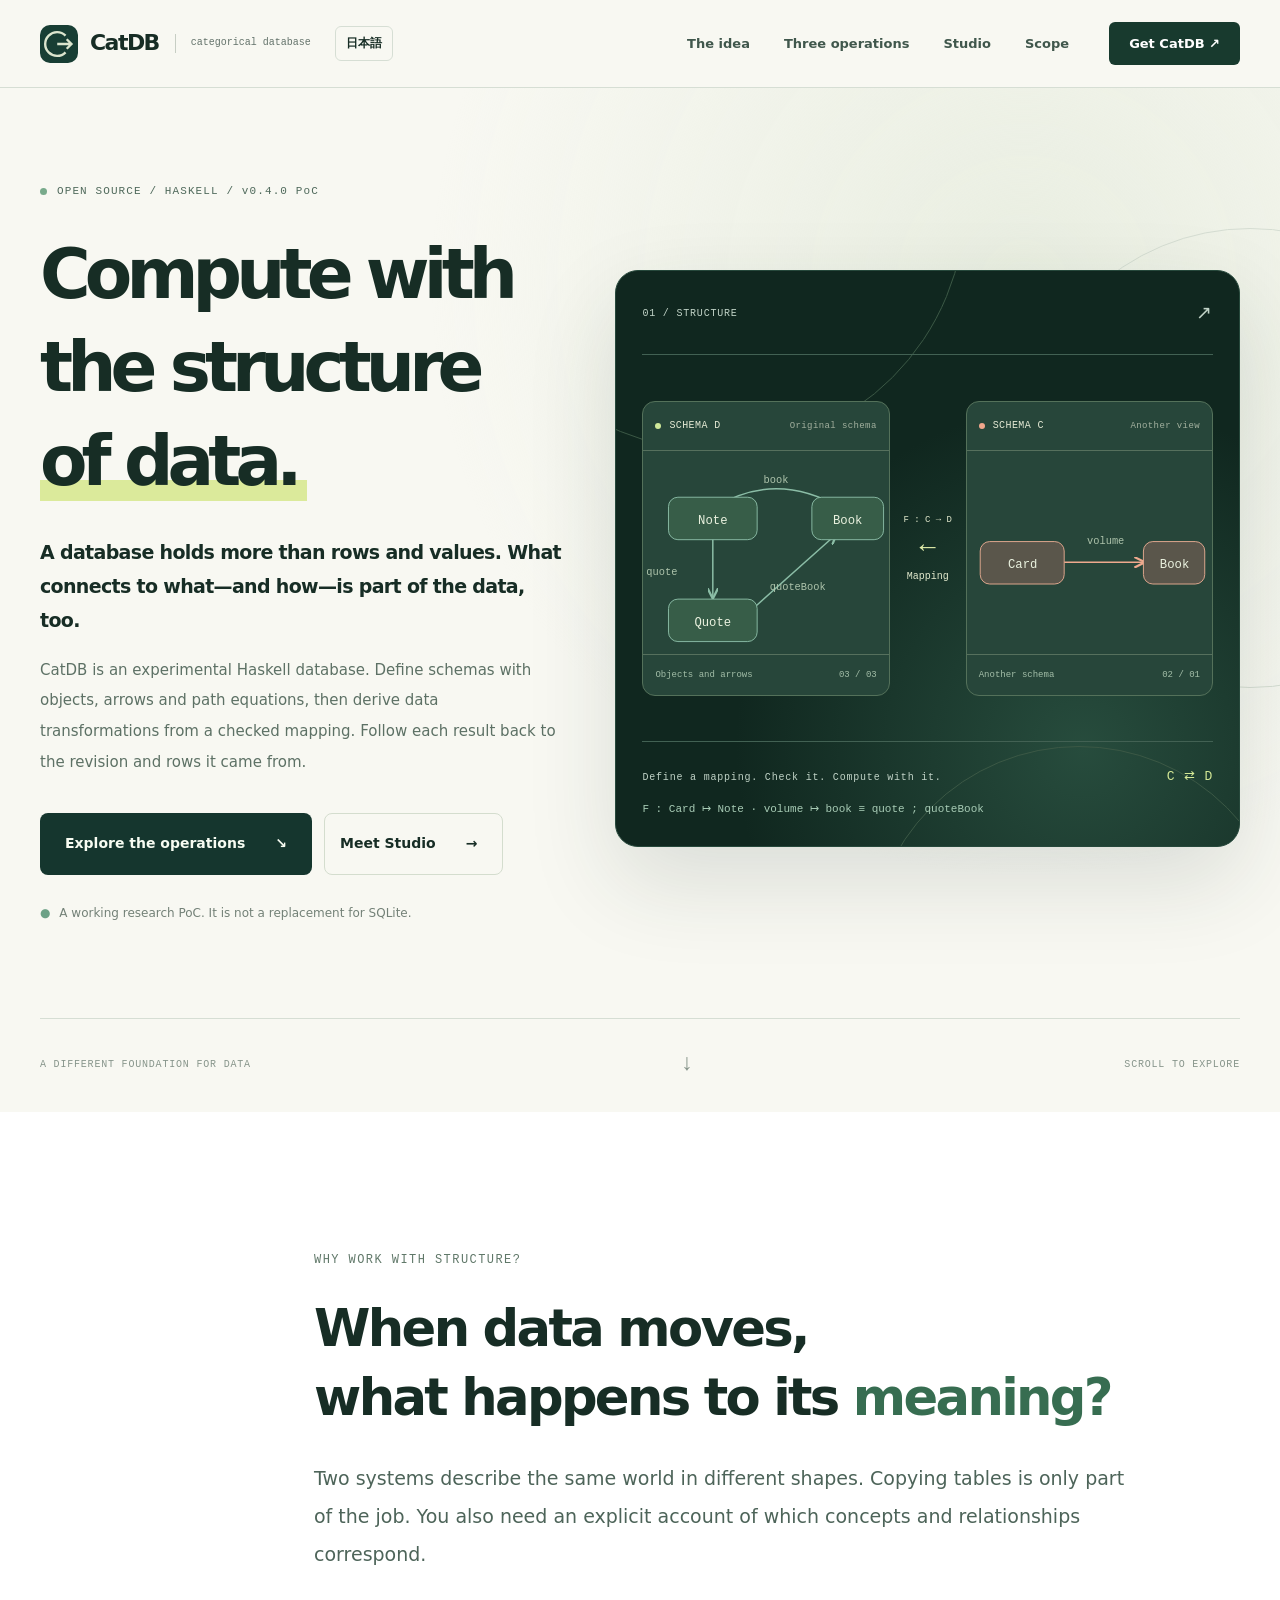
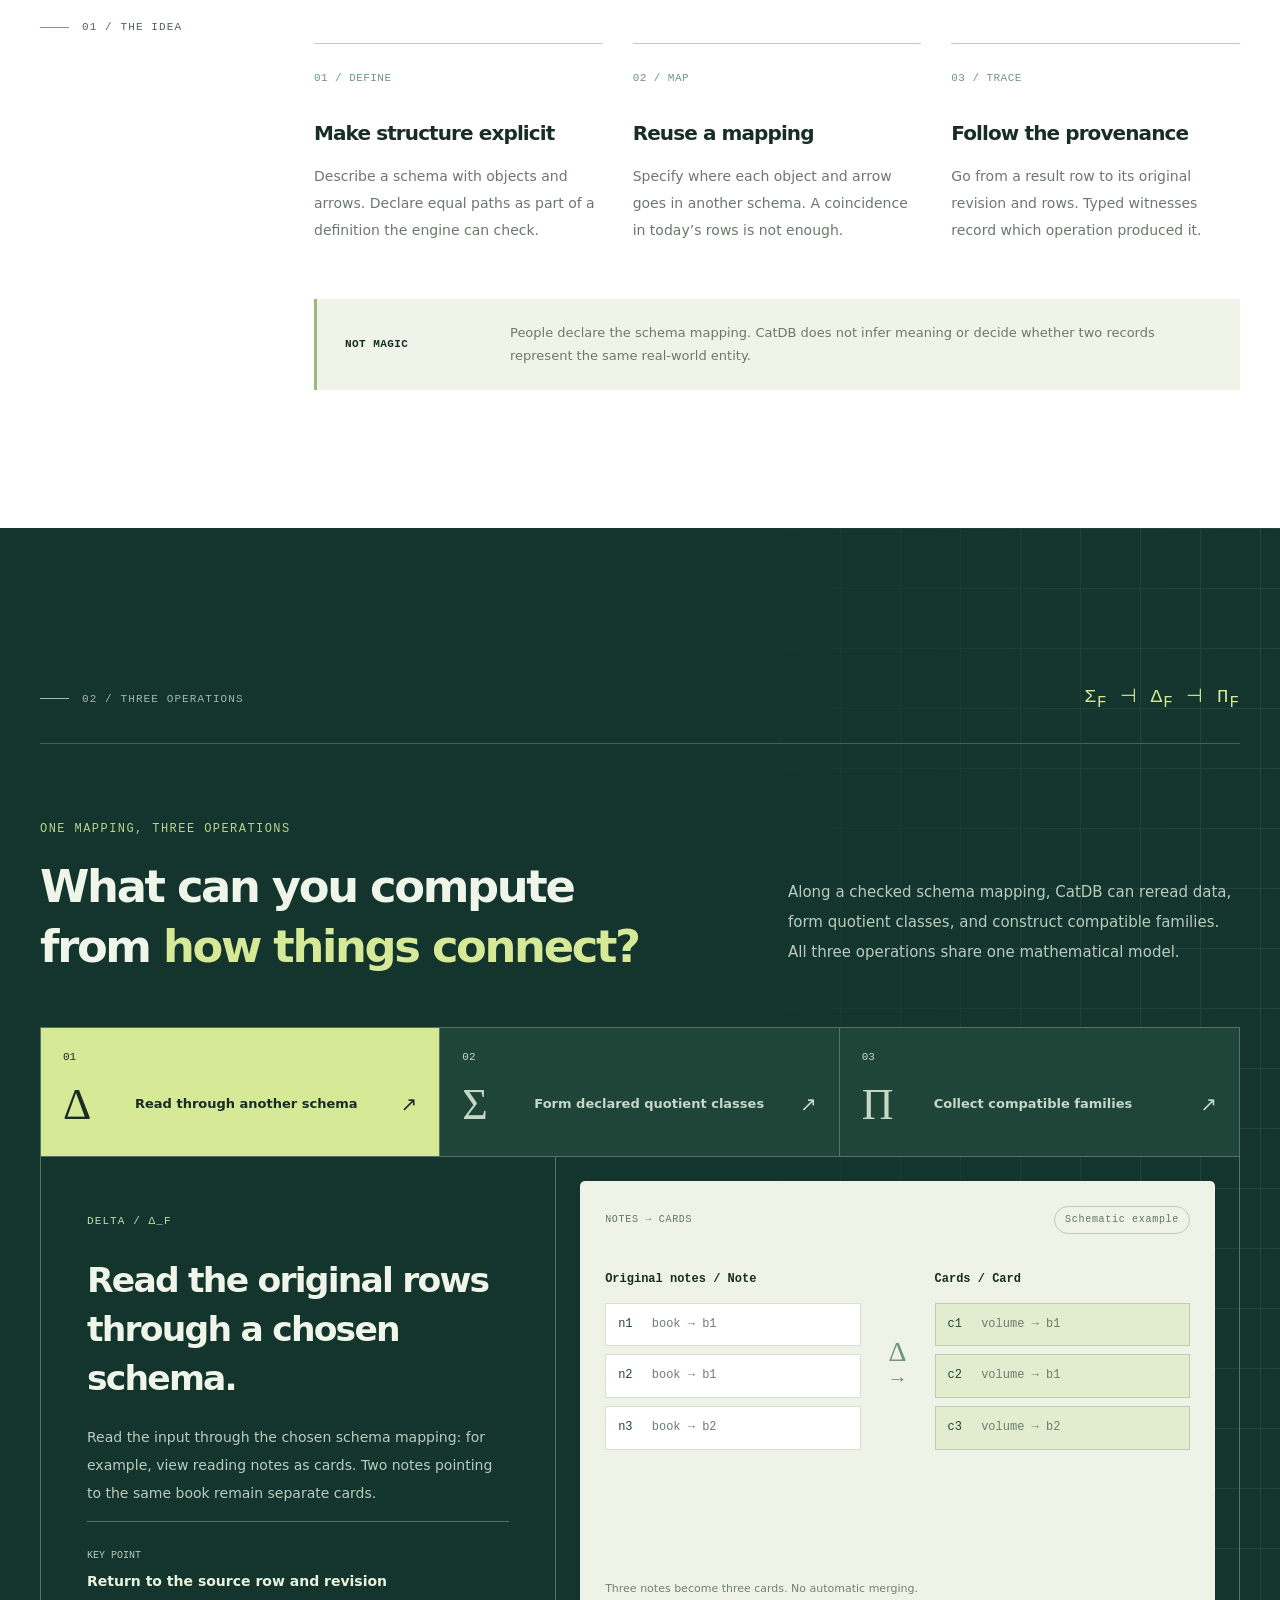
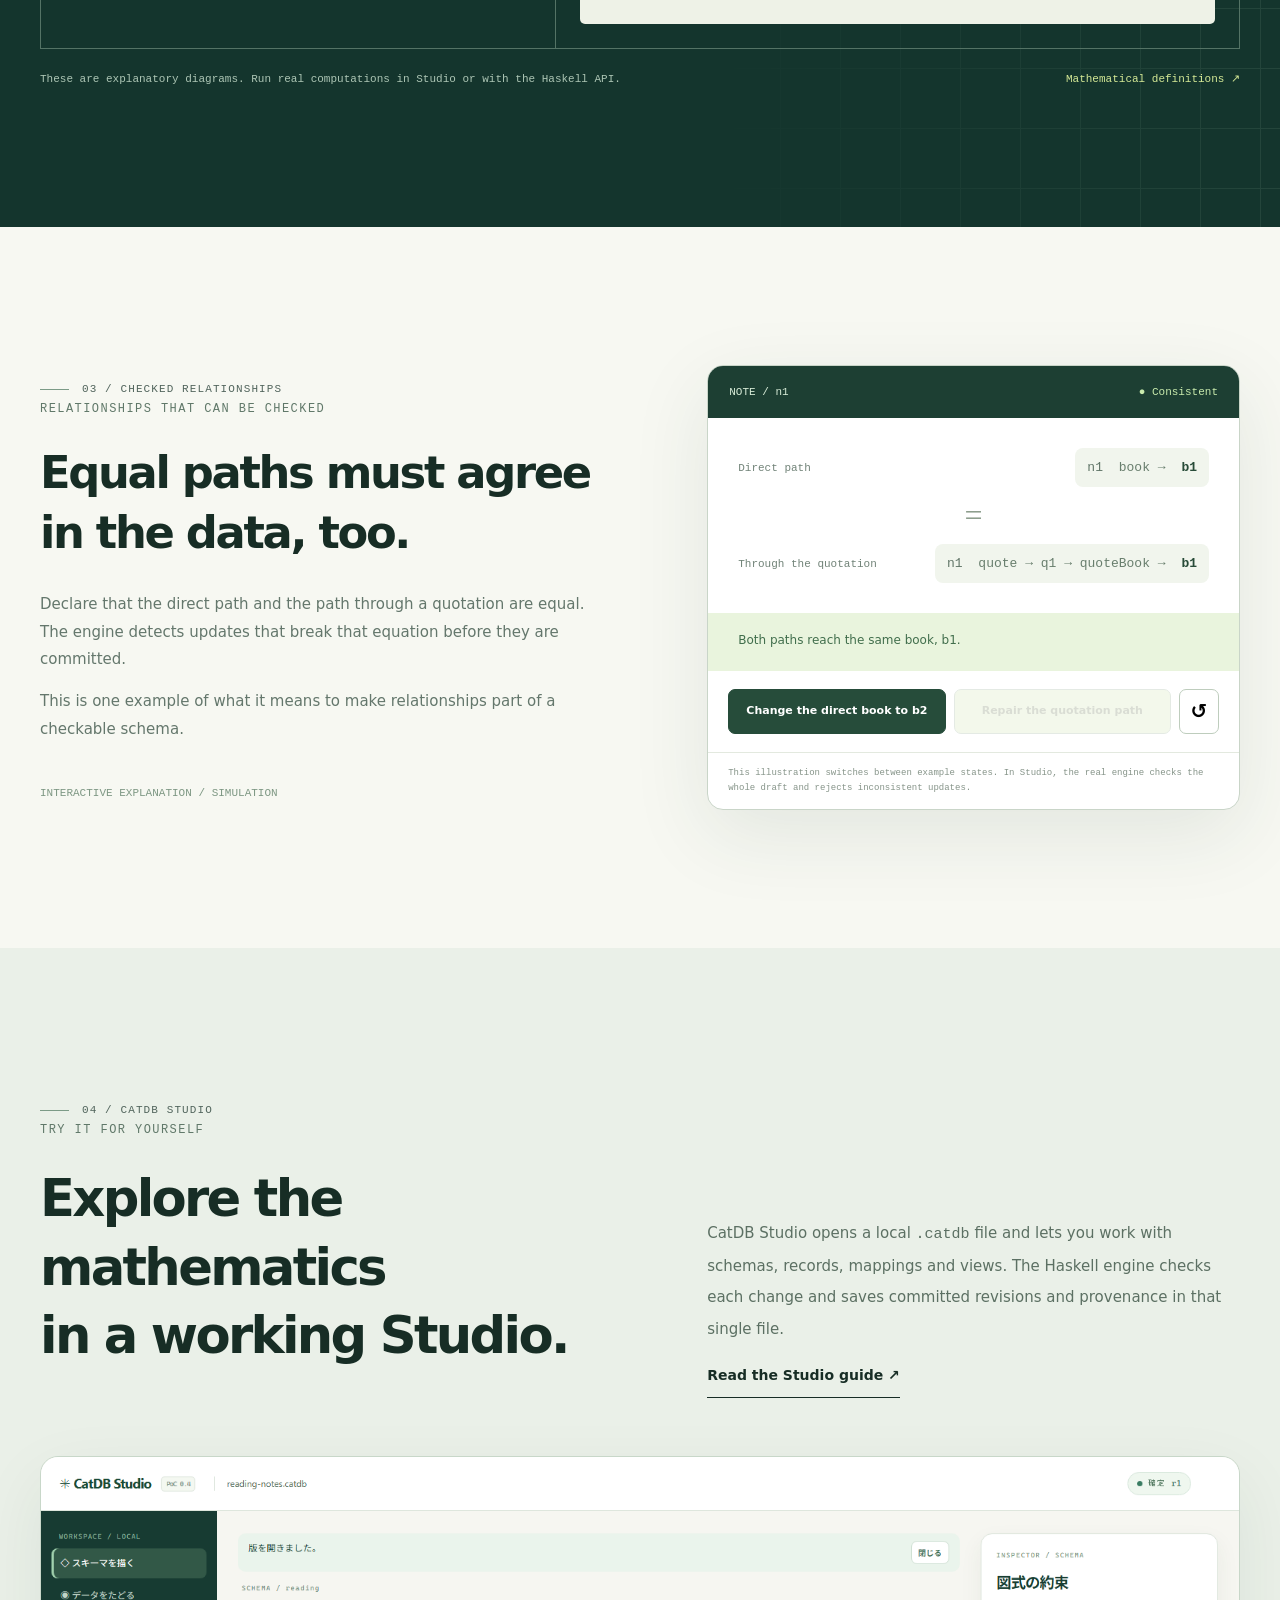
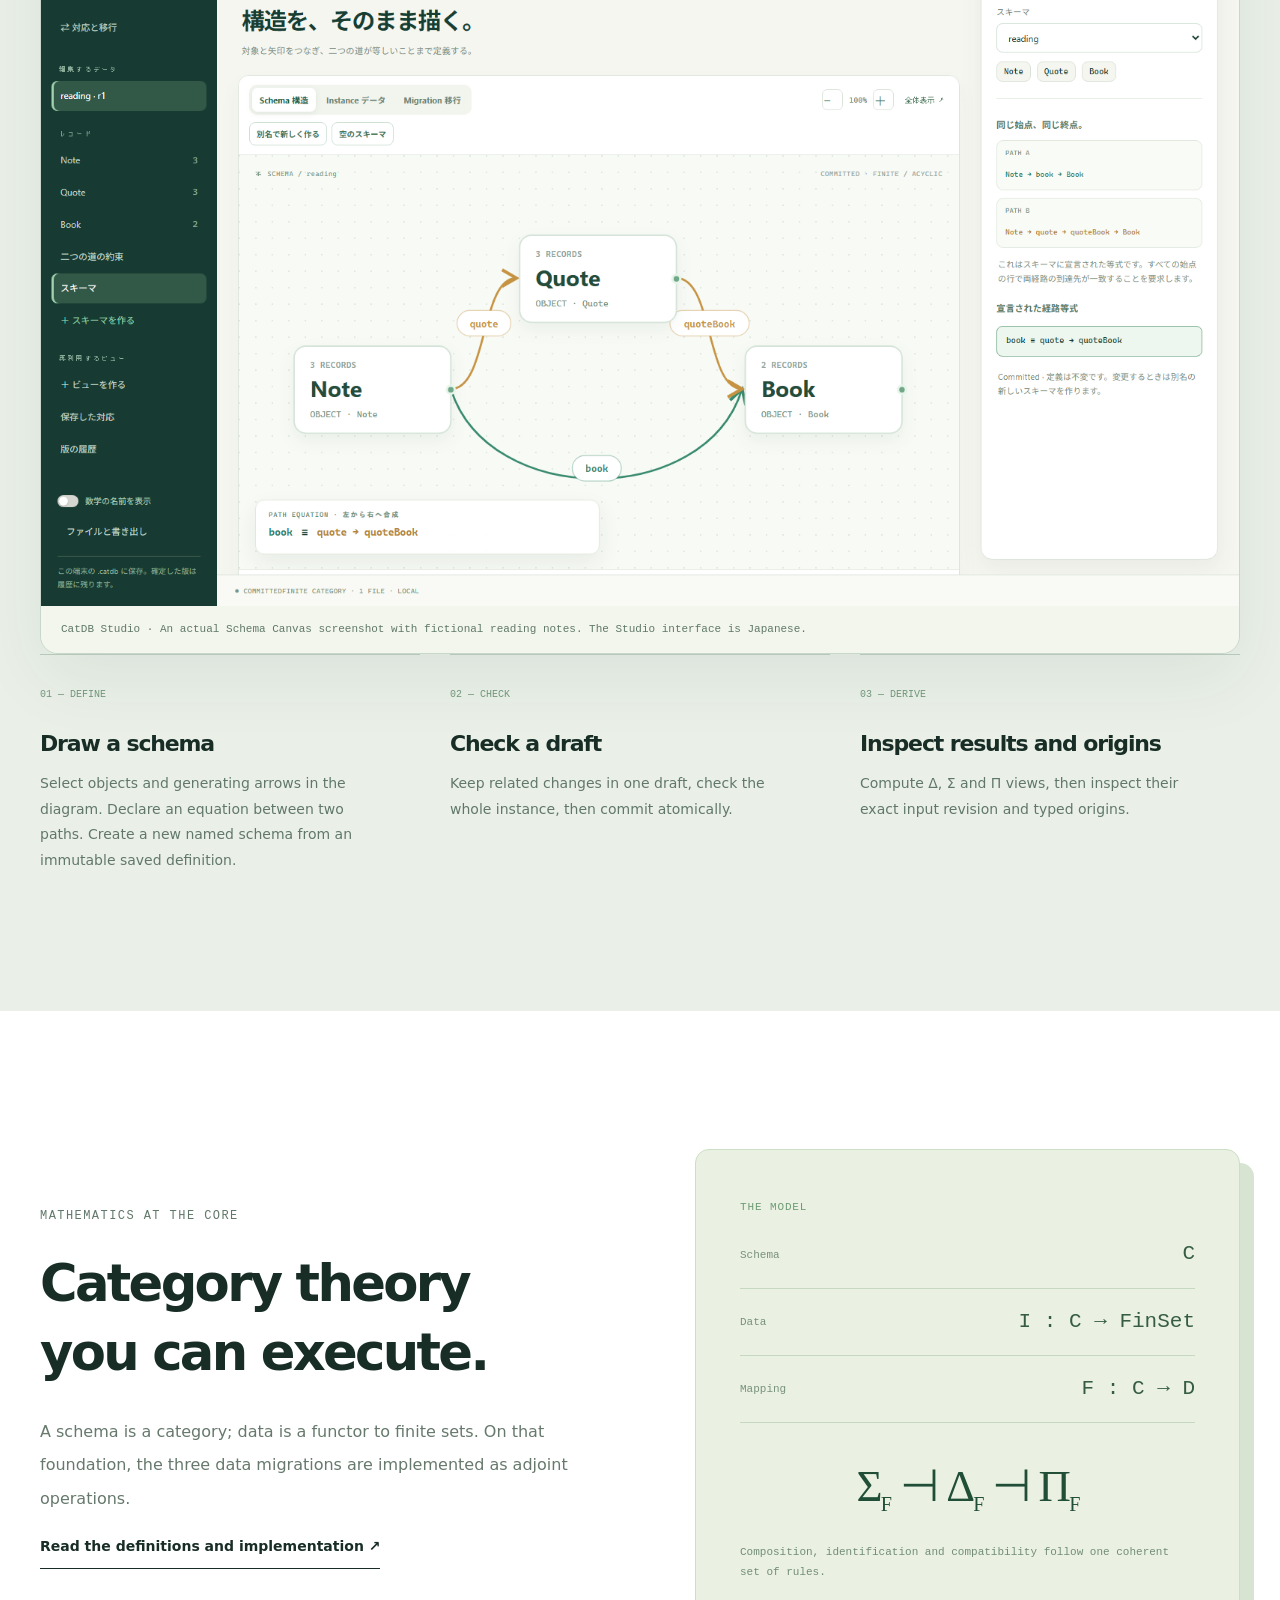
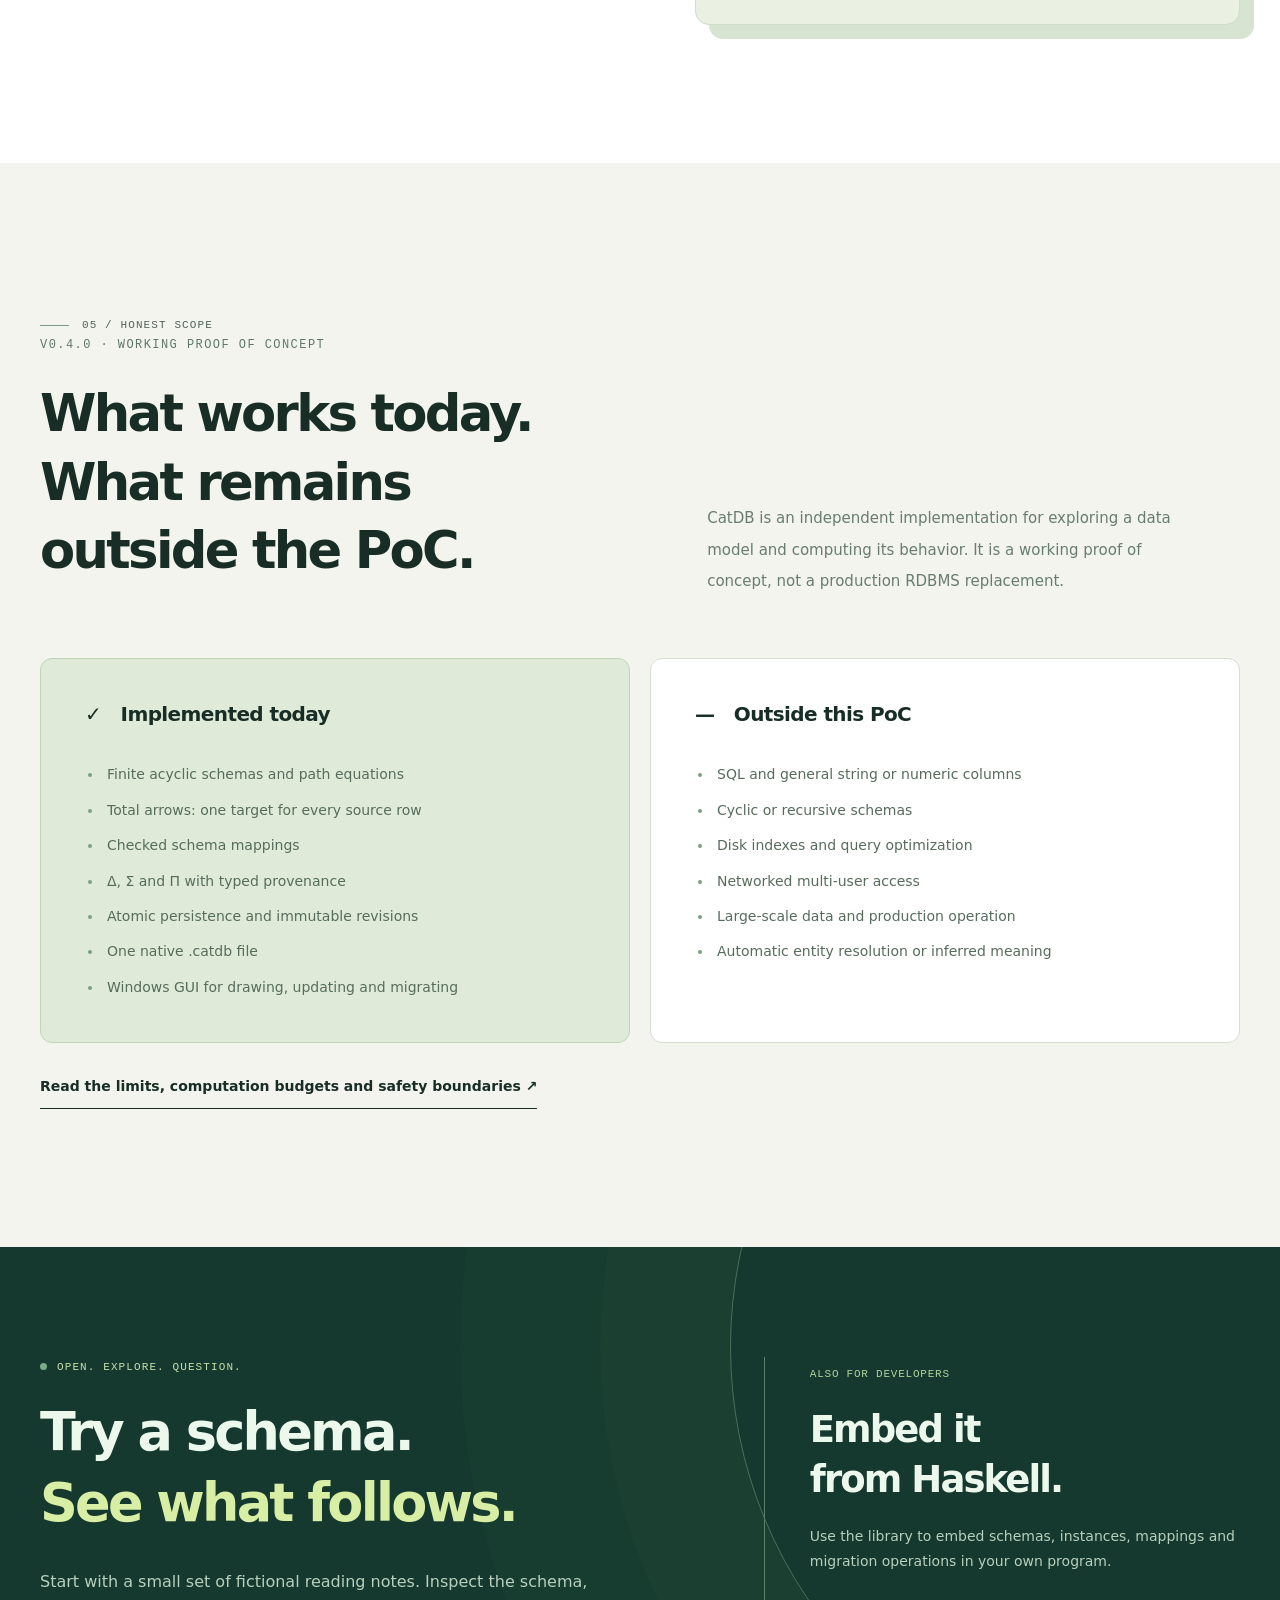
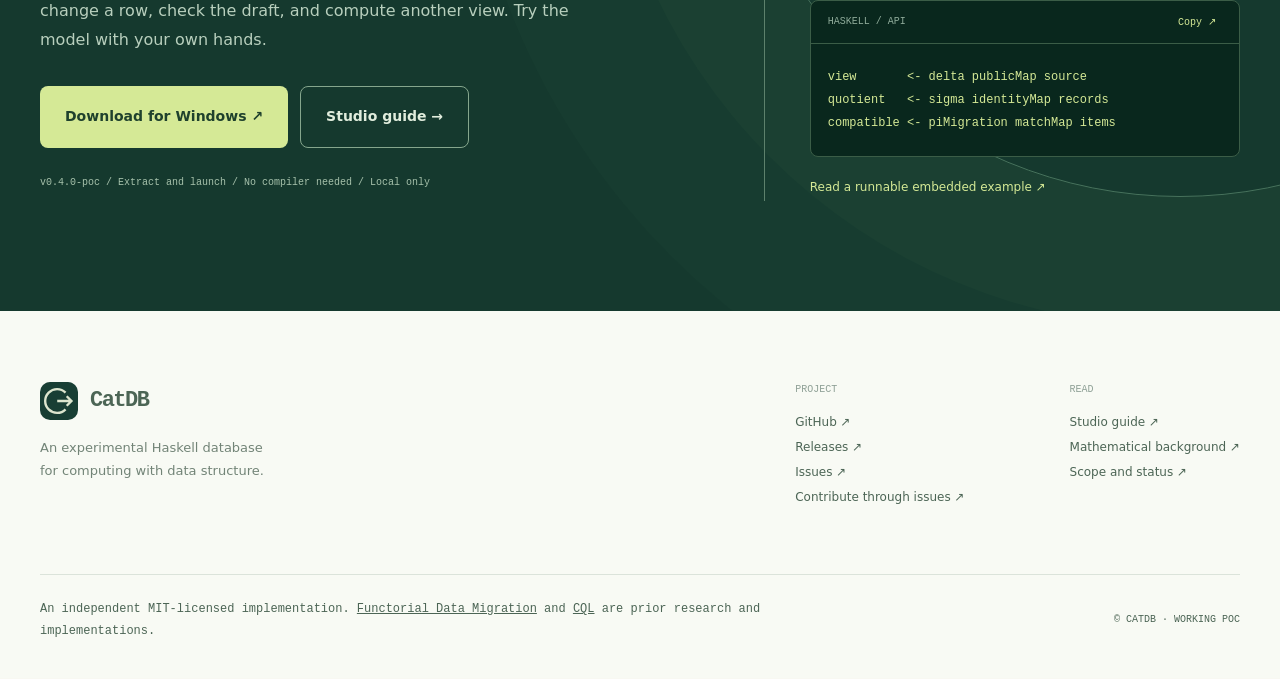
<file: site/index.html>
<!doctype html>
<html lang="en">
<head>
  <meta charset="utf-8">
  <meta name="viewport" content="width=device-width,initial-scale=1">
  <meta name="theme-color" content="#f8f8f2">
  <link rel="canonical" href="https://m-simplifier.github.io/catdb/">
  <link rel="alternate" hreflang="ja" href="https://m-simplifier.github.io/catdb/ja/">
  <link rel="alternate" hreflang="en" href="https://m-simplifier.github.io/catdb/">
  <link rel="alternate" hreflang="x-default" href="https://m-simplifier.github.io/catdb/">
  <meta property="og:type" content="website">
  <meta property="og:url" content="https://m-simplifier.github.io/catdb/">
  <meta property="og:title" content="CatDB — Compute with the structure of data.">
  <meta property="og:description" content="Draw schemas, check paths, and compute data migrations with Δ, Σ and Π.">
  <meta property="og:image" content="https://m-simplifier.github.io/catdb/assets/studio-graph.png">
  <meta name="twitter:card" content="summary_large_image">
  <meta name="description" content="CatDB is an experimental Haskell database of objects, arrows and path equations. Define schemas in Studio, compute Δ, Σ and Π, and inspect exact-revision provenance.">
  <title>CatDB — Compute with the structure of data.</title>
  <link rel="icon" type="image/svg+xml" href="./icon.svg">
  <link rel="stylesheet" href="./style.css">
  <script src="./site.js" defer></script>
</head>
<body>
  <a class="skip-link" href="#main">Skip to content</a>
  <header class="site-header">
    <div class="container header-inner">
      <a href="#top" class="brand" aria-label="CatDB home"><img src="./icon.svg" alt="" width="38" height="38"><strong>CatDB</strong><span>categorical database</span></a>
      <a class="language-link" href="./ja/" lang="ja" hreflang="ja">日本語</a><nav class="desktop-nav" aria-label="Main navigation"><a href="#idea">The idea</a><a href="#operations">Three operations</a><a href="#studio">Studio</a><a href="#limits">Scope</a></nav>
      <a class="nav-action" href="https://github.com/M-simplifier/catdb/releases/tag/v0.4.0-poc" target="_blank" rel="noopener noreferrer">Get CatDB ↗</a>
      <button id="menu-button" class="menu-button" type="button" aria-expanded="false" aria-controls="mobile-nav" aria-label="Open navigation">☰</button>
    </div>
    <nav id="mobile-nav" class="mobile-nav" hidden aria-label="Mobile navigation"><a href="#idea">The idea</a><a href="#operations">Three operations</a><a href="#studio">Studio</a><a href="#limits">Scope</a><a href="#start">Download</a></nav>
  </header>

  <main id="main">
    <section class="hero" id="top">
      <div class="container hero-grid">
        <div class="hero-copy">
          <p class="eyebrow"><i></i> OPEN SOURCE / HASKELL / v0.4.0 PoC</p>
          <h1>Compute with<br>the structure<br><em>of data.</em></h1>
          <p class="hero-lead">A database holds more than rows and values. What connects to what—and how—is part of the data, too.</p>
          <p class="hero-description">CatDB is an experimental Haskell database. Define schemas with objects, arrows and path equations, then derive data transformations from a checked mapping. Follow each result back to the revision and rows it came from.</p>
          <div class="button-row"><a class="button primary" href="#operations">Explore the operations <span>↘</span></a><a class="button plain" href="#studio">Meet Studio <span>→</span></a></div>
          <p class="hero-honesty"><span>●</span> A working research PoC. It is not a replacement for SQLite.</p>
        </div>
        <div class="hero-art" aria-label="Schematic of a mapping between two schemas">
          <div class="art-top"><span>01 / STRUCTURE</span><span>↗</span></div>
          <div class="schema-pair">
            <div class="schema-card">
              <div class="schema-label"><i></i> SCHEMA D <small>Original schema</small></div>
              <svg viewBox="0 0 260 215" role="img" aria-label="Paths from Note to Book, directly and through Quote">
                <defs><marker id="arrow-a" markerWidth="7" markerHeight="7" refX="6" refY="3.5" orient="auto"><path d="M0 0L7 3.5L0 7" fill="none" stroke="#8bbda6" stroke-width="1.5"/></marker></defs>
                <path d="M74 61Q140 19 211 61" class="edge" marker-end="url(#arrow-a)"/><path d="M74 89V155" class="edge" marker-end="url(#arrow-a)"/><path d="M110 173L204 89" class="edge" marker-end="url(#arrow-a)"/>
                <text x="141" y="34" class="edge-name">book</text><text x="20" y="131" class="edge-name">quote</text><text x="164" y="147" class="edge-name">quoteBook</text>
                <rect x="27" y="49" width="94" height="45" rx="10" class="node"/><rect x="179" y="49" width="76" height="45" rx="10" class="node"/><rect x="27" y="157" width="94" height="45" rx="10" class="node"/>
                <text x="74" y="77" class="node-name">Note</text><text x="217" y="77" class="node-name">Book</text><text x="74" y="185" class="node-name">Quote</text>
              </svg>
              <div class="schema-caption">Objects and arrows <span>03 / 03</span></div>
            </div>
            <div class="schema-bridge" aria-hidden="true"><span>F : C → D</span><strong>←</strong><span>Mapping</span></div>
            <div class="schema-card">
              <div class="schema-label coral"><i></i> SCHEMA C <small>Another view</small></div>
              <svg viewBox="0 0 260 215" role="img" aria-label="A schema with an arrow from Card to Book">
                <defs><marker id="arrow-b" markerWidth="7" markerHeight="7" refX="6" refY="3.5" orient="auto"><path d="M0 0L7 3.5L0 7" fill="none" stroke="#efa98e" stroke-width="1.5"/></marker></defs>
                <path d="M103 118H187" class="edge coral-edge" marker-end="url(#arrow-b)"/><text x="147" y="99" class="edge-name">volume</text>
                <rect x="14" y="96" width="89" height="45" rx="10" class="node coral-node"/><rect x="187" y="96" width="65" height="45" rx="10" class="node coral-node"/>
                <text x="59" y="124" class="node-name">Card</text><text x="220" y="124" class="node-name">Book</text>
              </svg>
              <div class="schema-caption">Another schema <span>02 / 01</span></div>
            </div>
          </div>
          <div class="art-bottom"><span>Define a mapping. Check it. Compute with it.</span><span>C ⇄ D</span></div><p class="mapping-example">F : Card ↦ Note · volume ↦ book ≡ quote ; quoteBook</p>
        </div>
      </div>
      <div class="container hero-bottom"><span>A DIFFERENT FOUNDATION FOR DATA</span><span>↓</span><span>SCROLL TO EXPLORE</span></div>
    </section>

    <section id="idea" class="idea-section space">
      <div class="container split-layout">
        <div class="section-mark"><b></b> 01 / THE IDEA</div>
        <div>
          <p class="kicker">Why work with structure?</p>
          <h2>When data moves,<br>what happens to its <em>meaning?</em></h2>
          <p class="section-lead">Two systems describe the same world in different shapes. Copying tables is only part of the job. You also need an explicit account of which concepts and relationships correspond.</p>
          <div class="idea-grid">
            <article><span>01 / DEFINE</span><h3>Make structure explicit</h3><p>Describe a schema with objects and arrows. Declare equal paths as part of a definition the engine can check.</p></article>
            <article><span>02 / MAP</span><h3>Reuse a mapping</h3><p>Specify where each object and arrow goes in another schema. A coincidence in today’s rows is not enough.</p></article>
            <article><span>03 / TRACE</span><h3>Follow the provenance</h3><p>Go from a result row to its original revision and rows. Typed witnesses record which operation produced it.</p></article>
          </div>
          <div class="honesty-note"><b>NOT MAGIC</b><p>People declare the schema mapping. CatDB does not infer meaning or decide whether two records represent the same real-world entity.</p></div>
        </div>
      </div>
    </section>

    <section id="operations" class="operations-section space">
      <div class="container">
        <div class="section-mark inverted"><b></b> 02 / THREE OPERATIONS <span>Σ<sub>F</sub> ⊣ Δ<sub>F</sub> ⊣ Π<sub>F</sub></span></div>
        <div class="operations-heading"><div><p class="kicker">One mapping, three operations</p><h2>What can you compute<br>from <em>how things connect?</em></h2></div><p>Along a checked schema mapping, CatDB can reread data, form quotient classes, and construct compatible families. All three operations share one mathematical model.</p></div>
        <div class="operation-tabs" role="tablist" aria-label="Choose an operation">
          <button class="operation-tab active" role="tab" type="button" id="tab-delta" aria-selected="true" aria-controls="panel-delta" tabindex="0" data-panel="delta"><small>01</small><b>Δ</b><span>Read through another schema</span><i>↗</i></button>
          <button class="operation-tab" role="tab" type="button" id="tab-sigma" aria-selected="false" aria-controls="panel-sigma" tabindex="-1" data-panel="sigma"><small>02</small><b>Σ</b><span>Form declared quotient classes</span><i>↗</i></button>
          <button class="operation-tab" role="tab" type="button" id="tab-pi" aria-selected="false" aria-controls="panel-pi" tabindex="-1" data-panel="pi"><small>03</small><b>Π</b><span>Collect compatible families</span><i>↗</i></button>
        </div>
        <div class="operation-panel active" role="tabpanel" id="panel-delta" aria-labelledby="tab-delta" tabindex="0">
          <div class="operation-copy"><span>DELTA / Δ_F</span><h3>Read the original rows<br>through a chosen schema.</h3><p>Read the input through the chosen schema mapping: for example, view reading notes as cards. Two notes pointing to the same book remain separate cards.</p><div class="takeaway"><small>KEY POINT</small><strong>Return to the source row and revision</strong></div></div>
          <div class="example-area"><div class="example-title"><span>NOTES → CARDS</span><span>Schematic example</span></div><div class="record-migration"><div class="record-set"><span>Original notes / Note</span><div><b>n1</b> book → b1</div><div><b>n2</b> book → b1</div><div><b>n3</b> book → b2</div></div><div class="migration-arrow">Δ <span>→</span></div><div class="record-set result"><span>Cards / Card</span><div><b>c1</b> volume → b1</div><div><b>c2</b> volume → b1</div><div><b>c3</b> volume → b2</div></div></div><p>Three notes become three cards. No automatic merging.</p></div>
        </div>
        <div class="operation-panel" role="tabpanel" id="panel-sigma" aria-labelledby="tab-sigma" tabindex="0" hidden>
          <div class="operation-copy"><span>SIGMA / Σ_F</span><h3>Form the identifications<br>required by the mapping.</h3><p>Transport data to another schema and quotient by the equivalence relation required by its arrows and the mapping. Inspect each result class and its original transport tokens.</p><div class="takeaway"><small>KEY POINT</small><strong>Real-world identity is not inferred</strong></div></div>
          <div class="example-area"><div class="example-title"><span>DECLARED IDENTIFICATION</span><span>Schematic example</span></div><div class="tokens"><span>a₁</span><span>a₂</span><span>b₁</span></div><div class="down-arrow">Transport and identify along the mapping <strong>↓</strong></div><div class="classes"><div><small>CLASS / 0</small><strong>[a₁, a₂]</strong><span>Two origins</span></div><div><small>CLASS / 1</small><strong>[b₁]</strong><span>A separate class</span></div></div><p>The checked schema mapping determines the equivalence relation.</p></div>
        </div>
        <div class="operation-panel" role="tabpanel" id="panel-pi" aria-labelledby="tab-pi" tabindex="0" hidden>
          <div class="operation-copy"><span>PI / Π_F</span><h3>See every family<br>that satisfies the relationships.</h3><p>Choose elements across objects and compute the families compatible with every arrow. A person and a ticket pointing to the same team can form a candidate. This does not select an optimal candidate.</p><div class="takeaway"><small>KEY POINT</small><strong>Compatibility does not establish factual truth</strong></div></div>
          <div class="example-area"><div class="example-title"><span>COMPATIBLE FAMILIES</span><span>Schematic example</span></div><div class="pair-inputs"><div><small>Person</small><p>P1 <em>Team A</em></p><p>P2 <em>Team B</em></p></div><div><small>Ticket</small><p>T1 <em>Team A</em></p><p>T2 <em>Team A</em></p></div></div><div class="down-arrow">Families pointing to the same Team <strong>↓</strong></div><div class="matches"><span>P1 + T1 <b>Team A ✓</b></span><span>P1 + T2 <b>Team A ✓</b></span></div><p>Enumerate two compatible families. This is not an assignment optimizer.</p></div>
        </div>
        <div class="operations-footer"><span>These are explanatory diagrams. Run real computations in Studio or with the Haskell API.</span><a href="https://github.com/M-simplifier/catdb/blob/main/docs/mathematics.md" target="_blank" rel="noopener noreferrer">Mathematical definitions ↗</a></div>
      </div>
    </section>

    <section class="consistency-section space">
      <div class="container two-col">
        <div><div class="section-mark"><b></b> 03 / CHECKED RELATIONSHIPS</div><p class="kicker">Relationships that can be checked</p><h2>Equal paths must agree<br>in the data, too.</h2><p>Declare that the direct path and the path through a quotation are equal. The engine detects updates that break that equation before they are committed.</p><p>This is one example of what it means to make relationships part of a checkable schema.</p><span class="demo-label">INTERACTIVE EXPLANATION / SIMULATION</span></div>
        <div class="path-demo">
          <div class="path-top"><span>NOTE / n1</span><span id="path-status" class="valid">● Consistent</span></div>
          <div class="path-body"><div><small>Direct path</small><p>n1 <span>book →</span> <b id="direct-target">b1</b></p></div><div class="path-equals" id="path-equals">=</div><div><small>Through the quotation</small><p>n1 <span id="via-quote">quote → q1 → quoteBook →</span> <b id="quote-target">b1</b></p></div></div>
          <div class="path-message" id="path-message" aria-live="polite">Both paths reach the same book, b1.</div>
          <div class="path-buttons"><button id="change-path" type="button">Change the direct book to b2</button><button id="fix-path" type="button" disabled>Repair the quotation path</button><button id="reset-path" type="button" aria-label="Reset the illustration">↺</button></div>
          <div class="path-disclaimer">This illustration switches between example states. In Studio, the real engine checks the whole draft and rejects inconsistent updates.</div>
        </div>
      </div>
    </section>

    <section id="studio" class="studio-section space">
      <div class="container">
        <div class="studio-intro two-col"><div><div class="section-mark"><b></b> 04 / CATDB STUDIO</div><p class="kicker">Try it for yourself</p><h2>Explore the mathematics<br>in a working Studio.</h2></div><div><p>CatDB Studio opens a local <code>.catdb</code> file and lets you work with schemas, records, mappings and views. The Haskell engine checks each change and saves committed revisions and provenance in that single file.</p><a class="text-link" href="https://github.com/M-simplifier/catdb/blob/main/docs/studio.md" target="_blank" rel="noopener noreferrer">Read the Studio guide ↗</a></div></div>
        <figure class="studio-capture"><img src="./assets/studio-graph.png" alt="Actual CatDB Studio showing the reading-notes Schema Canvas with Note, Quote, Book, and the two declared-equal paths" width="1600" height="1000" loading="lazy"><figcaption>CatDB Studio · An actual Schema Canvas screenshot with fictional reading notes. The Studio interface is Japanese.</figcaption></figure>
        <div class="studio-steps"><article><span>01 — DEFINE</span><h3>Draw a schema</h3><p>Select objects and generating arrows in the diagram. Declare an equation between two paths. Create a new named schema from an immutable saved definition.</p></article><article><span>02 — CHECK</span><h3>Check a draft</h3><p>Keep related changes in one draft, check the whole instance, then commit atomically.</p></article><article><span>03 — DERIVE</span><h3>Inspect results and origins</h3><p>Compute Δ, Σ and Π views, then inspect their exact input revision and typed origins.</p></article></div>
      </div>
    </section>

    <section class="theory-section space"><div class="container theory-layout"><div><p class="kicker">Mathematics at the core</p><h2>Category theory<br>you can execute.</h2><p>A schema is a category; data is a functor to finite sets. On that foundation, the three data migrations are implemented as adjoint operations.</p><a class="text-link" href="https://github.com/M-simplifier/catdb/blob/main/docs/mathematics.md" target="_blank" rel="noopener noreferrer">Read the definitions and implementation ↗</a></div><div class="math-card"><span>THE MODEL</span><p><small>Schema</small><b>C</b></p><p><small>Data</small><b>I : C → FinSet</b></p><p><small>Mapping</small><b>F : C → D</b></p><div class="big-formula">Σ<sub>F</sub> ⊣ Δ<sub>F</sub> ⊣ Π<sub>F</sub></div><footer>Composition, identification and compatibility follow one coherent set of rules.</footer></div></div></section>

    <section id="limits" class="limits-section space"><div class="container"><div class="limits-intro two-col"><div><div class="section-mark"><b></b> 05 / HONEST SCOPE</div><p class="kicker">v0.4.0 · Working proof of concept</p><h2>What works today.<br>What remains outside the PoC.</h2></div><p>CatDB is an independent implementation for exploring a data model and computing its behavior. It is a working proof of concept, not a production RDBMS replacement.</p></div><div class="limits-columns"><div class="limit-card supported"><h3>✓　Implemented today</h3><ul><li>Finite acyclic schemas and path equations</li><li>Total arrows: one target for every source row</li><li>Checked schema mappings</li><li>Δ, Σ and Π with typed provenance</li><li>Atomic persistence and immutable revisions</li><li>One native .catdb file</li><li>Windows GUI for drawing, updating and migrating</li></ul></div><div class="limit-card not-yet"><h3>—　Outside this PoC</h3><ul><li>SQL and general string or numeric columns</li><li>Cyclic or recursive schemas</li><li>Disk indexes and query optimization</li><li>Networked multi-user access</li><li>Large-scale data and production operation</li><li>Automatic entity resolution or inferred meaning</li></ul></div></div><a class="text-link" href="https://github.com/M-simplifier/catdb/blob/main/STATUS.md" target="_blank" rel="noopener noreferrer">Read the limits, computation budgets and safety boundaries ↗</a></div></section>

    <section id="start" class="start-section"><div class="container start-layout"><div><p class="eyebrow"><i></i> OPEN. EXPLORE. QUESTION.</p><h2>Try a schema.<br><em>See what follows.</em></h2><p>Start with a small set of fictional reading notes. Inspect the schema, change a row, check the draft, and compute another view. Try the model with your own hands.</p><div class="button-row"><a class="button inverted" href="https://github.com/M-simplifier/catdb/releases/download/v0.4.0-poc/catdb-0.4.0-poc-windows.zip">Download for Windows ↗</a><a class="button outline" href="https://github.com/M-simplifier/catdb/blob/main/docs/studio.md" target="_blank" rel="noopener noreferrer">Studio guide →</a></div><small>v0.4.0-poc / Extract and launch / No compiler needed / Local only</small></div><div class="haskell-box"><span>ALSO FOR DEVELOPERS</span><h3>Embed it<br>from Haskell.</h3><p>Use the library to embed schemas, instances, mappings and migration operations in your own program.</p><div class="code-box"><div>HASKELL / API <button type="button" id="copy-code">Copy ↗</button></div><pre><code id="code-snippet">view       &lt;- delta publicMap source
quotient   &lt;- sigma identityMap records
compatible &lt;- piMigration matchMap items</code></pre></div><a href="https://github.com/M-simplifier/catdb/blob/main/examples/Embedded.hs" target="_blank" rel="noopener noreferrer">Read a runnable embedded example ↗</a></div></div></section>
  </main>
  <footer class="site-footer"><div class="container footer-main"><div><a class="brand footer-brand" href="#top"><img src="./icon.svg" alt="" width="38" height="38"><strong>CatDB</strong></a><p>An experimental Haskell database<br>for computing with data structure.</p></div><div class="footer-links"><div><span>PROJECT</span><a href="https://github.com/M-simplifier/catdb" target="_blank" rel="noopener noreferrer">GitHub ↗</a><a href="https://github.com/M-simplifier/catdb/releases/tag/v0.4.0-poc" target="_blank" rel="noopener noreferrer">Releases ↗</a><a href="https://github.com/M-simplifier/catdb/issues" target="_blank" rel="noopener noreferrer">Issues ↗</a><a href="https://github.com/M-simplifier/catdb/blob/main/CONTRIBUTING.md">Contribute through issues ↗</a></div><div><span>READ</span><a href="https://github.com/M-simplifier/catdb/blob/main/docs/studio.md" target="_blank" rel="noopener noreferrer">Studio guide ↗</a><a href="https://github.com/M-simplifier/catdb/blob/main/docs/mathematics.md" target="_blank" rel="noopener noreferrer">Mathematical background ↗</a><a href="https://github.com/M-simplifier/catdb/blob/main/STATUS.md" target="_blank" rel="noopener noreferrer">Scope and status ↗</a></div></div></div><div class="container footer-bottom"><p>An independent MIT-licensed implementation. <a href="https://arxiv.org/abs/1009.1166" target="_blank" rel="noopener noreferrer">Functorial Data Migration</a> and <a href="https://categoricaldata.net/CQL/" target="_blank" rel="noopener noreferrer">CQL</a> are prior research and implementations.</p><span>© CATDB · WORKING POC</span></div></footer>
</body>
</html>
</file>
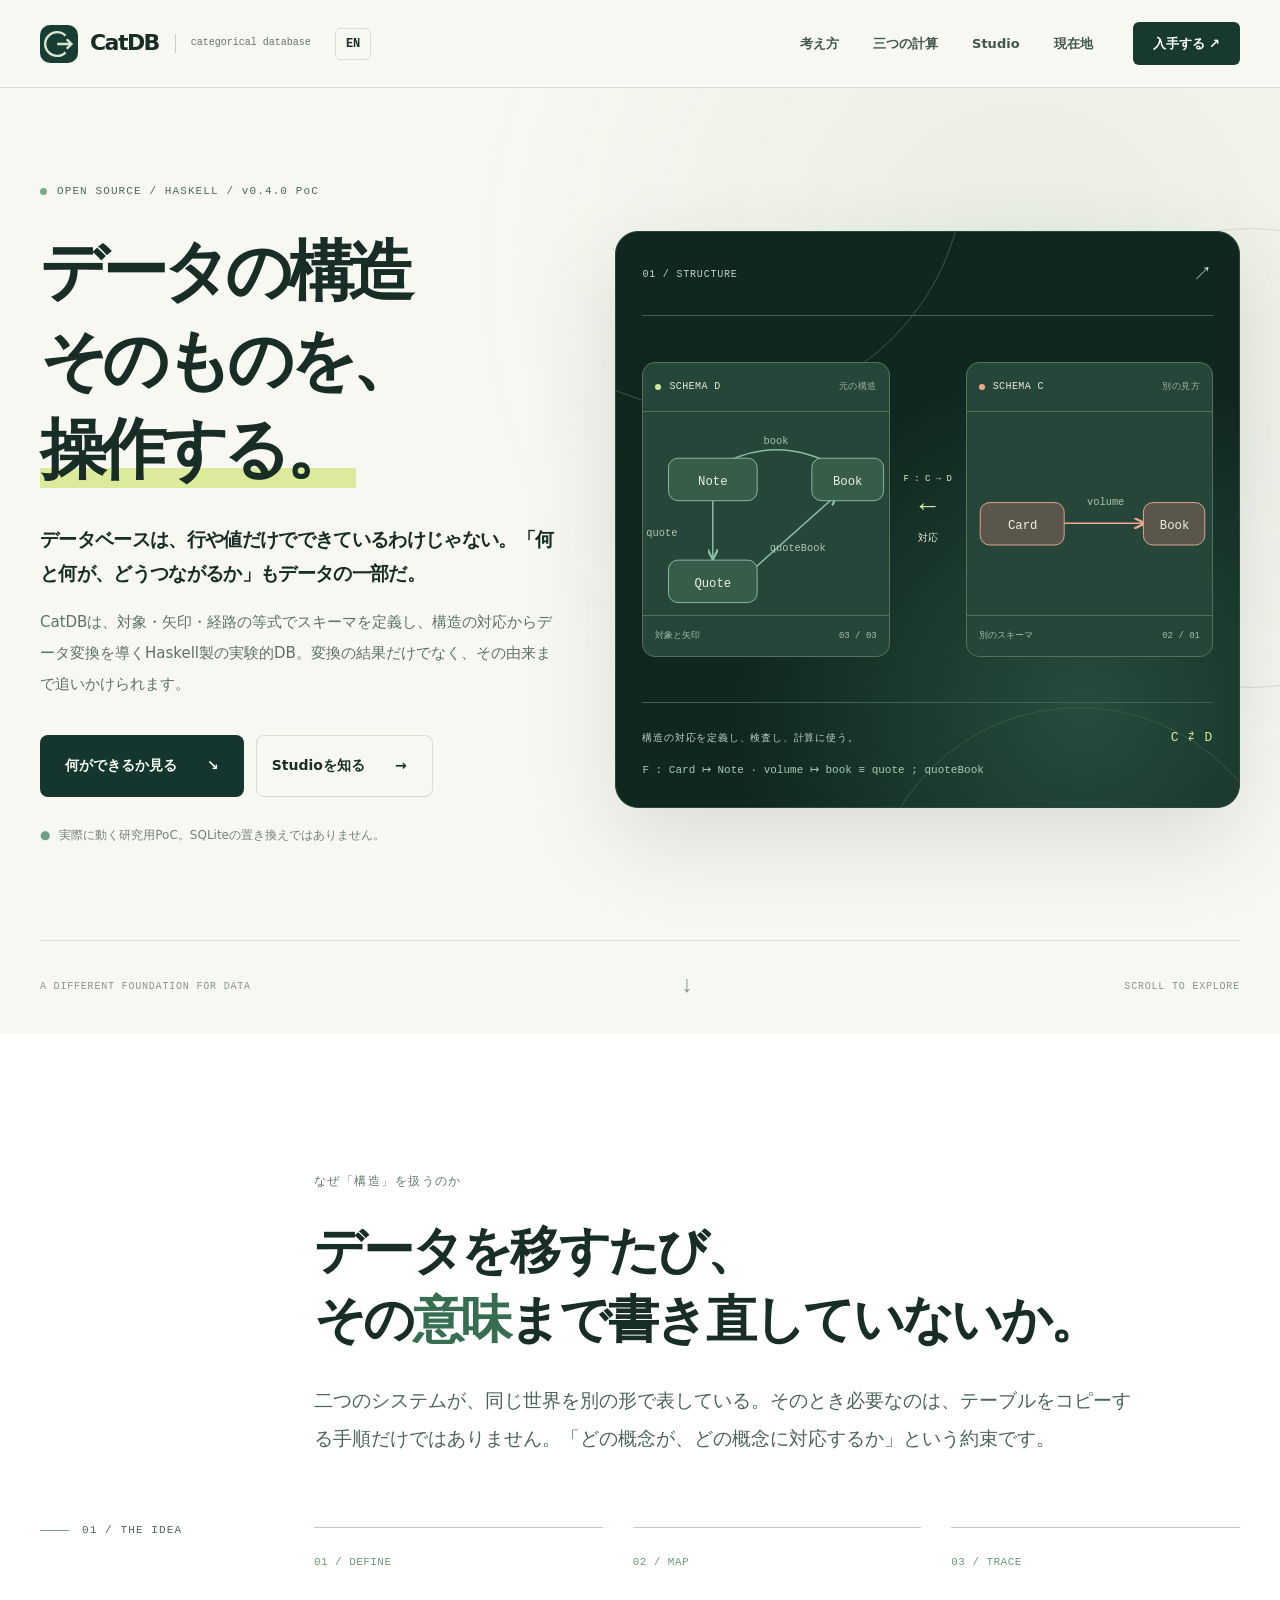
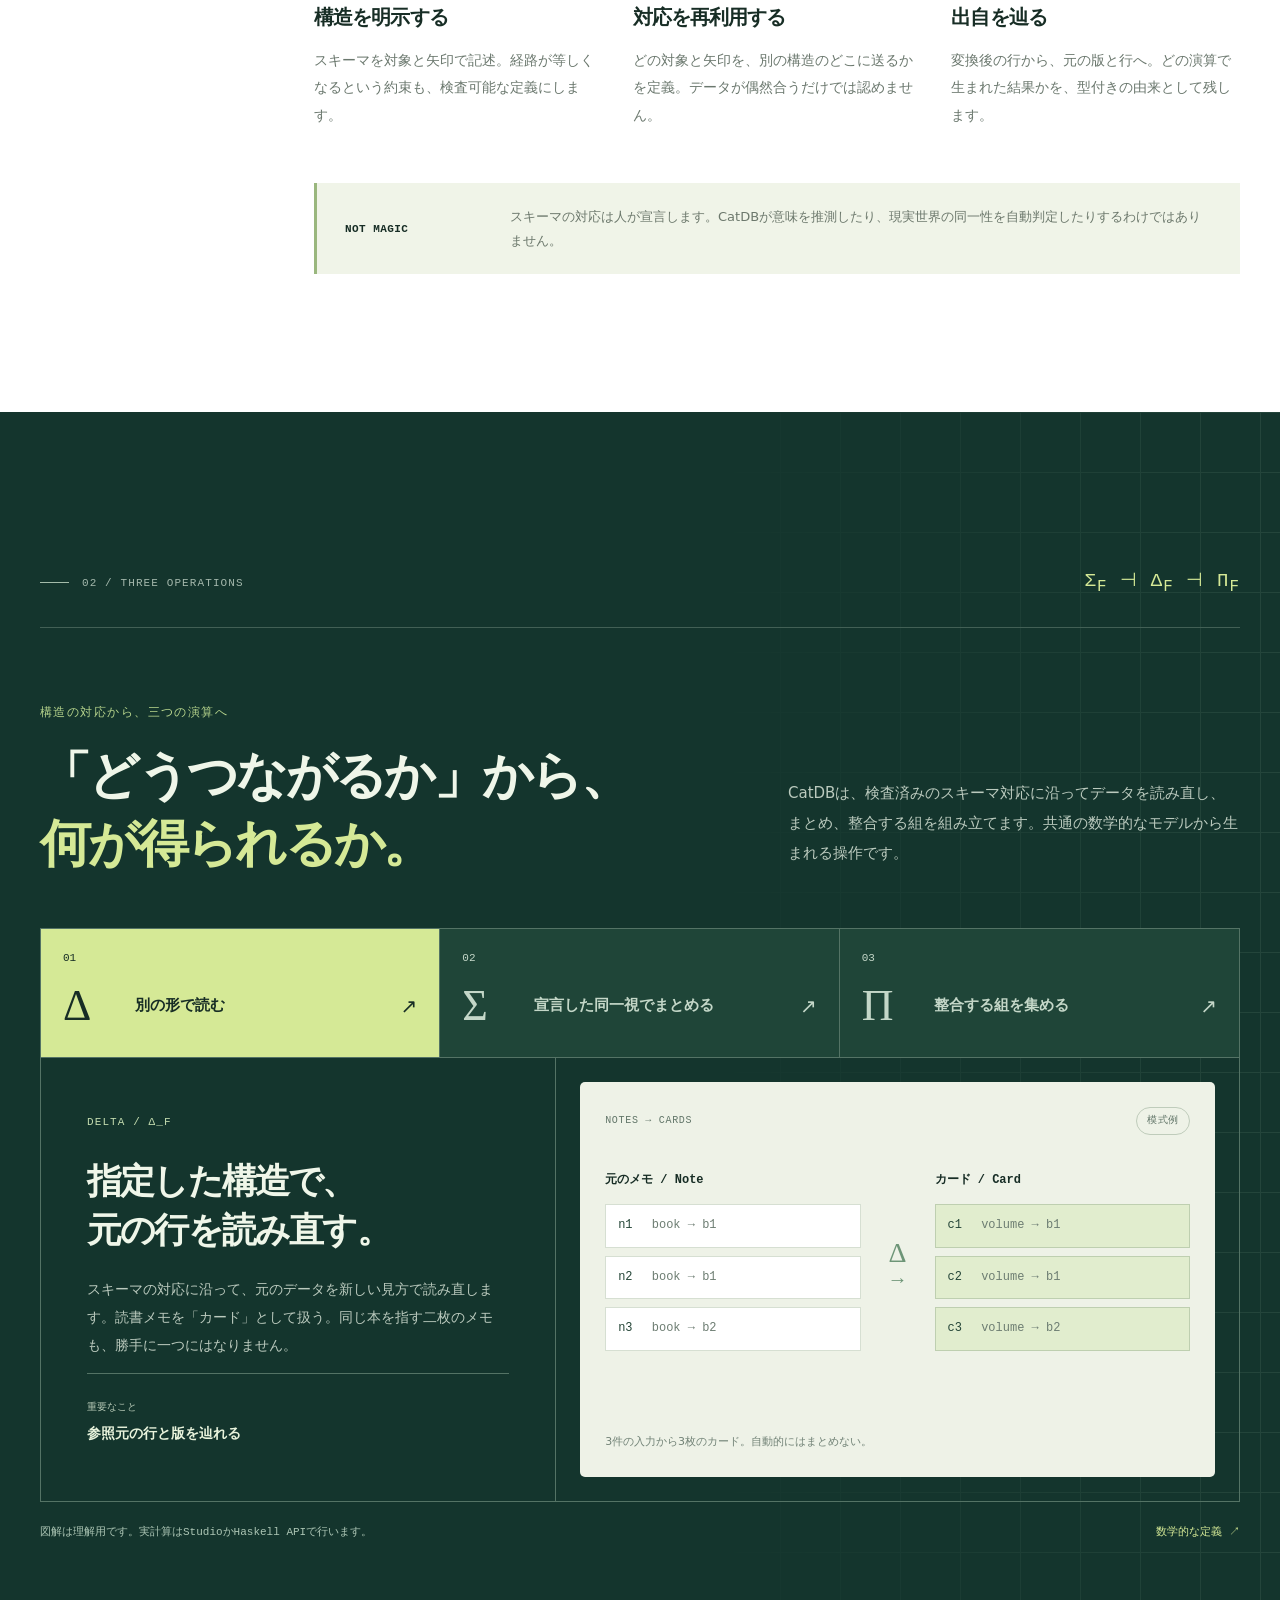
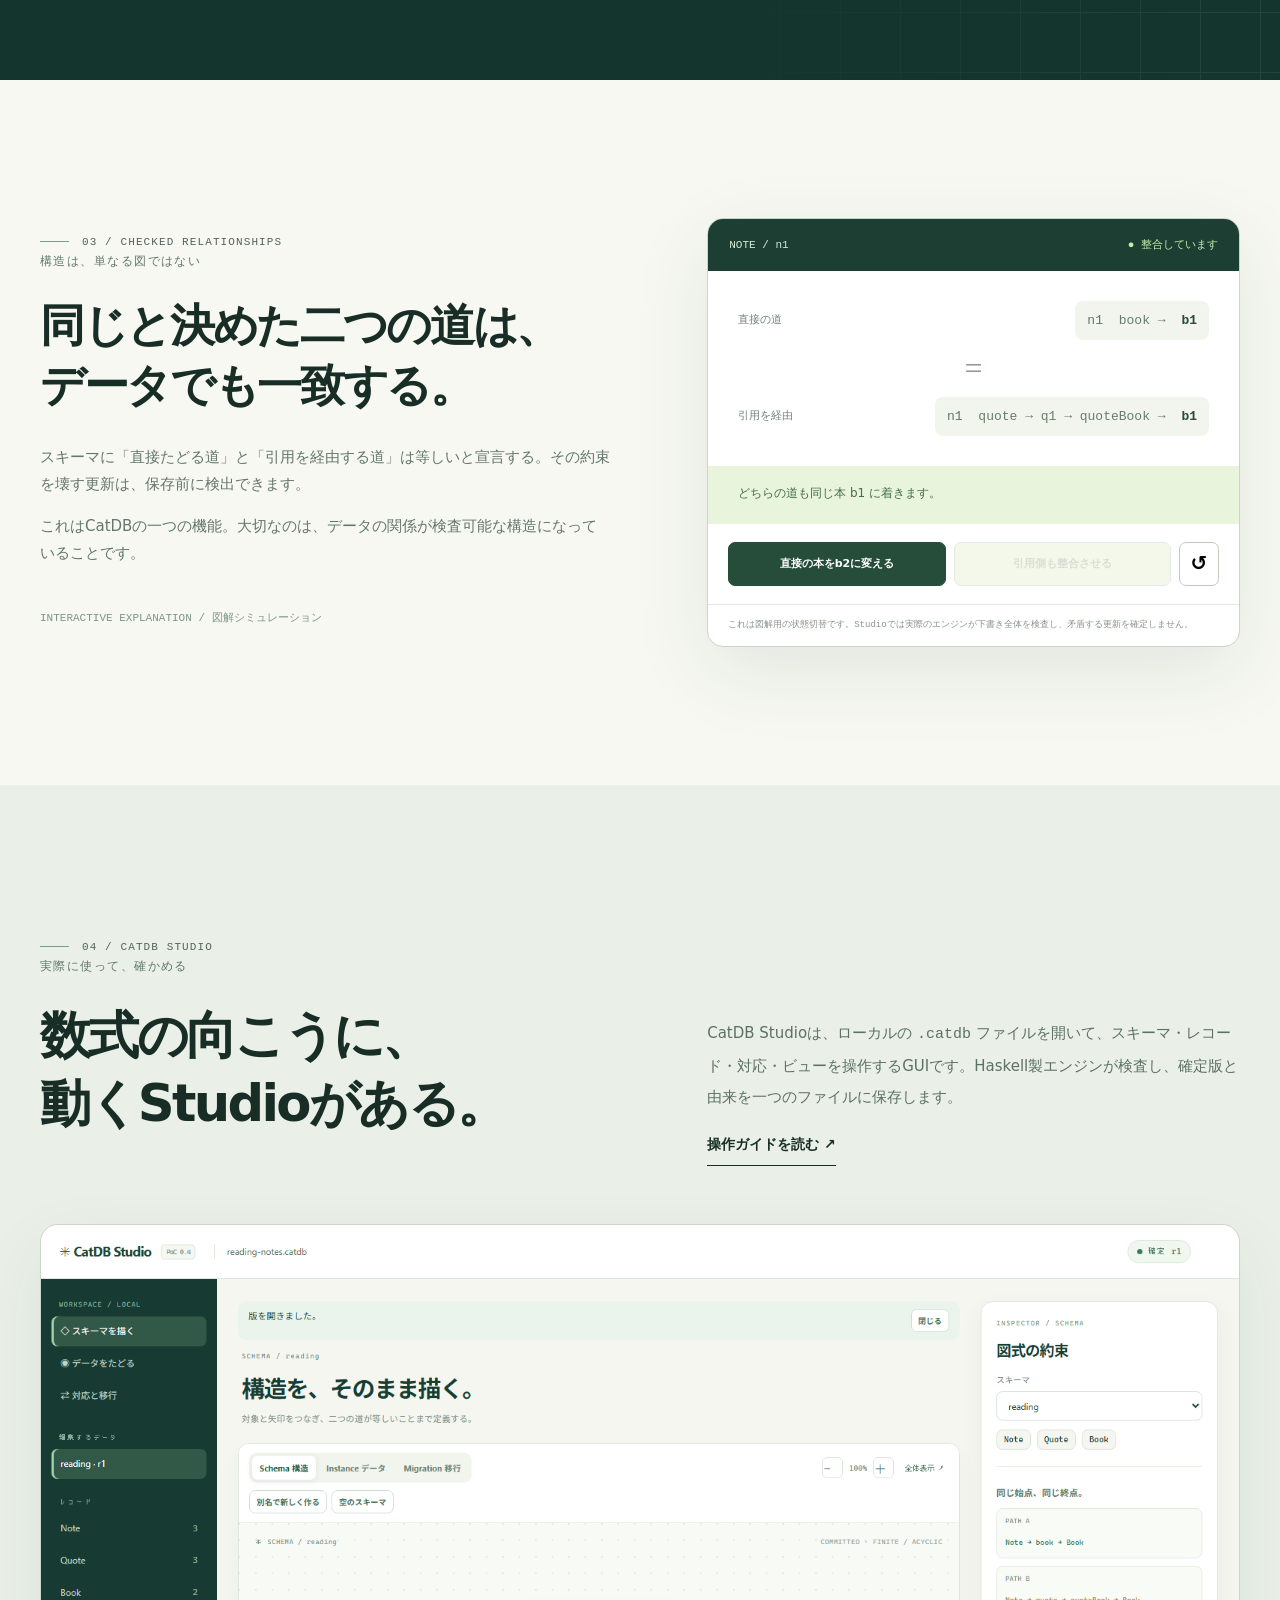
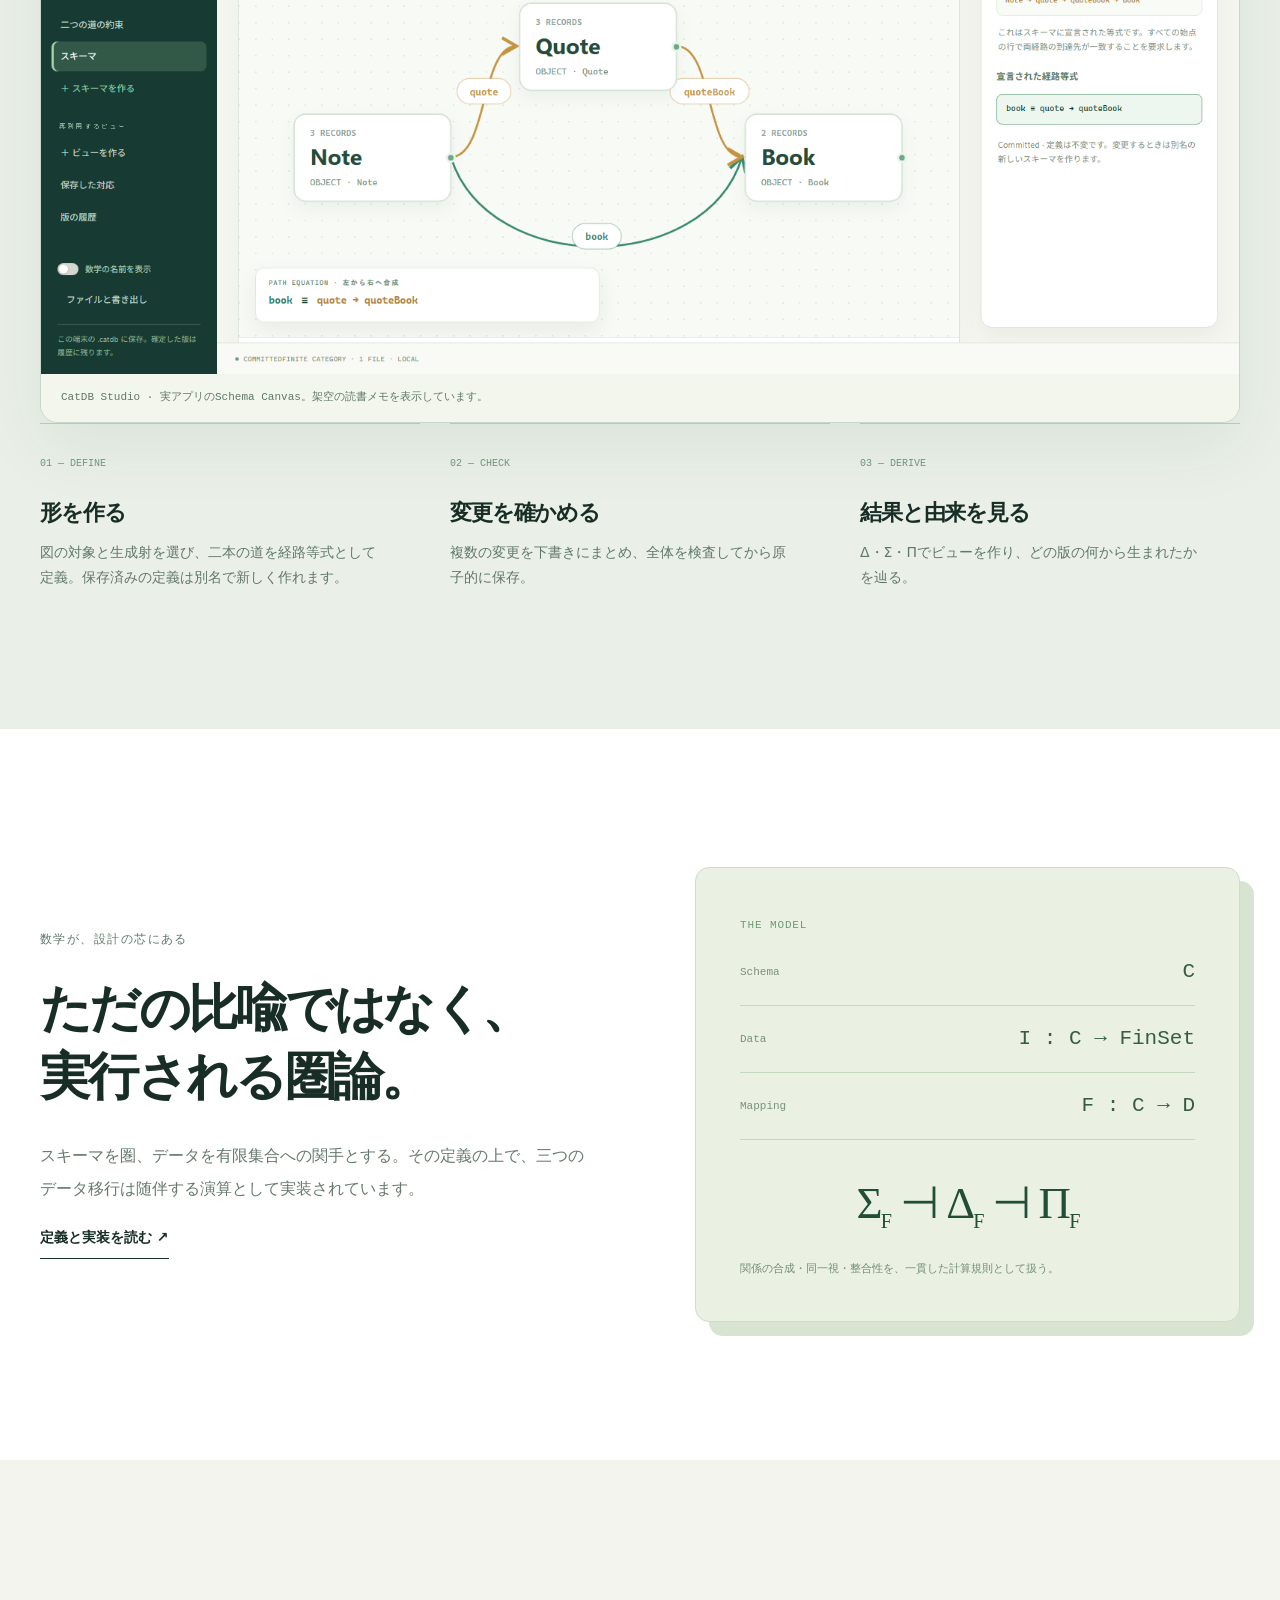
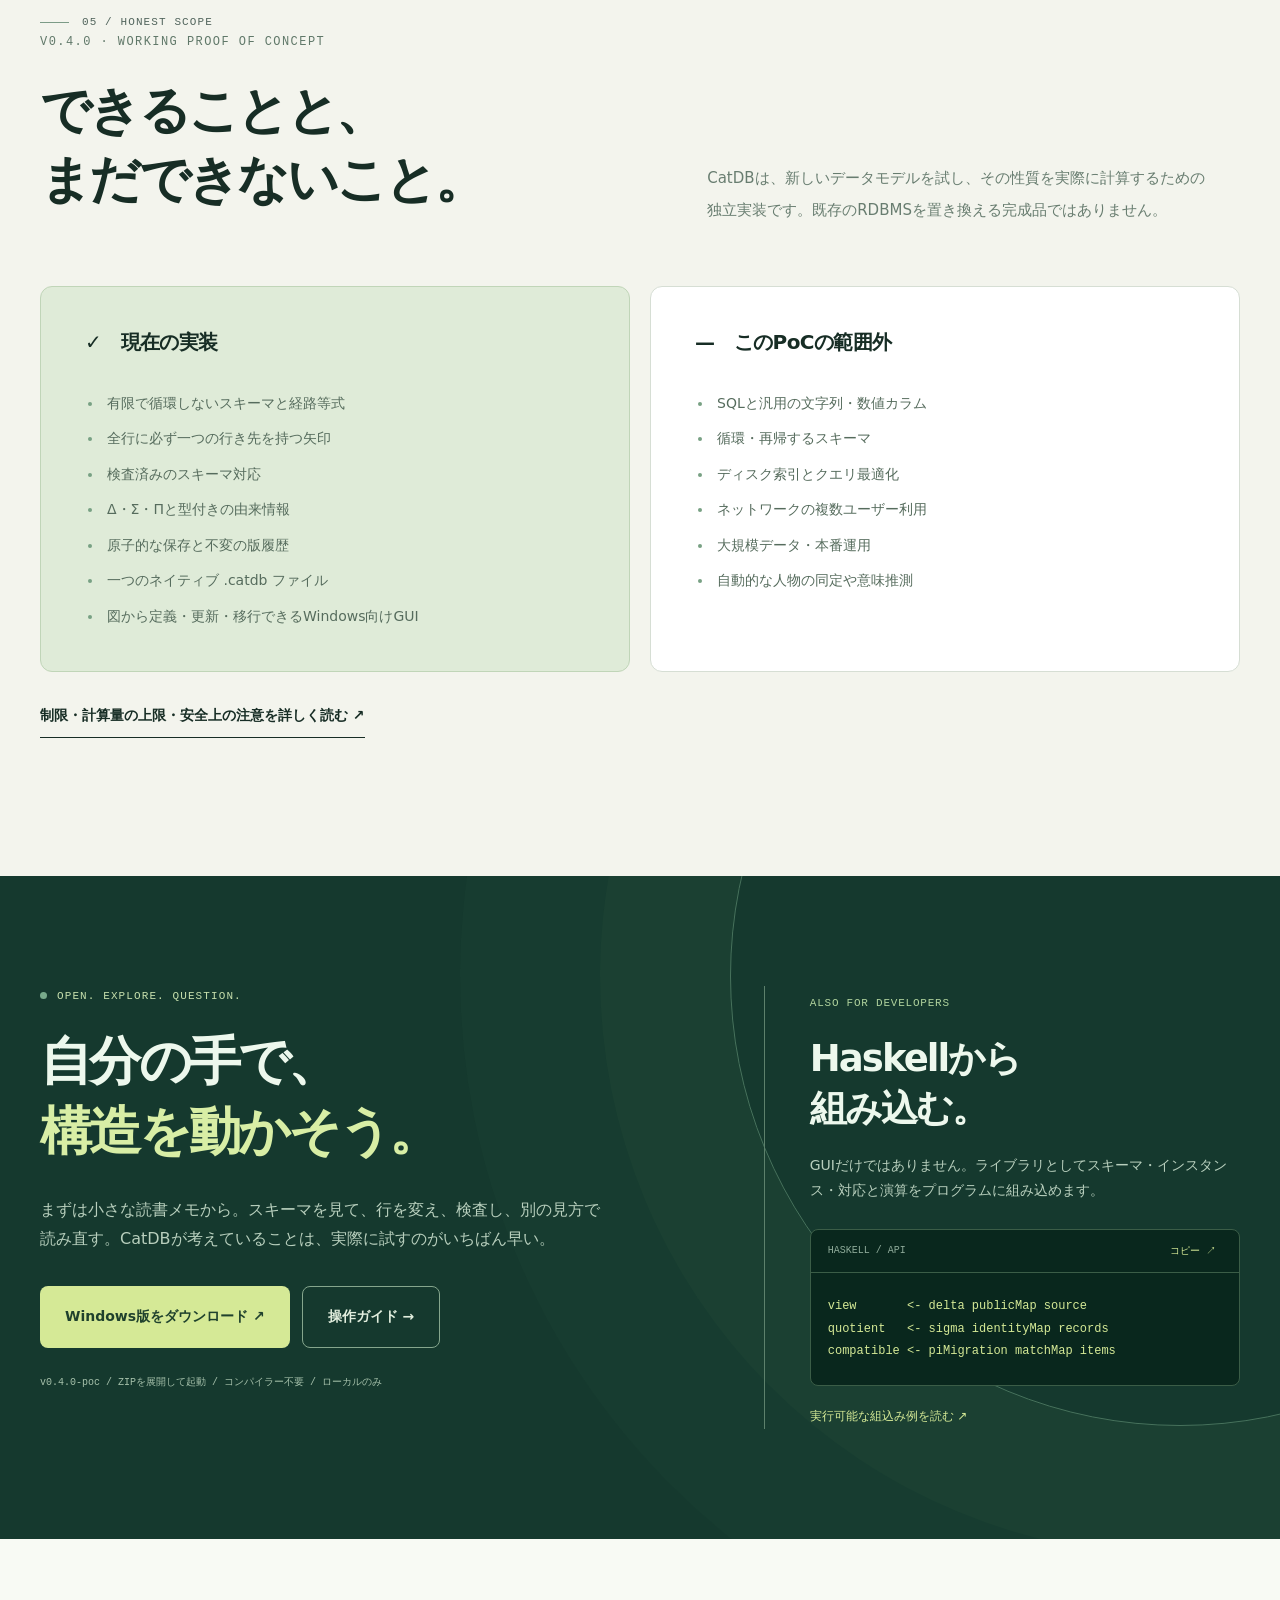
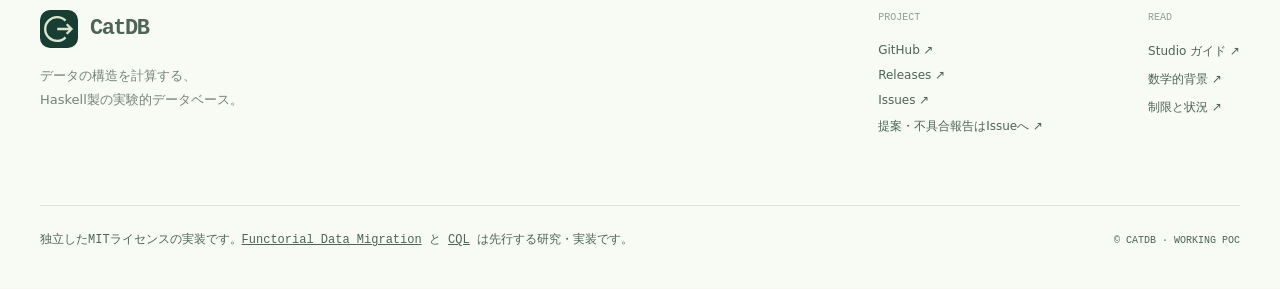
<file: site/ja/index.html>
<!doctype html>
<html lang="ja">
<head>
  <meta charset="utf-8">
  <meta name="viewport" content="width=device-width,initial-scale=1">
  <meta name="theme-color" content="#f8f8f2">
  <link rel="canonical" href="https://m-simplifier.github.io/catdb/ja/">
  <link rel="alternate" hreflang="ja" href="https://m-simplifier.github.io/catdb/ja/">
  <link rel="alternate" hreflang="en" href="https://m-simplifier.github.io/catdb/">
  <link rel="alternate" hreflang="x-default" href="https://m-simplifier.github.io/catdb/">
  <meta property="og:type" content="website">
  <meta property="og:url" content="https://m-simplifier.github.io/catdb/ja/">
  <meta property="og:title" content="CatDB — データの構造そのものを、操作する。">
  <meta property="og:description" content="図を描き、経路を検査し、Δ・Σ・Πでデータを計算する実験的DB。">
  <meta property="og:image" content="https://m-simplifier.github.io/catdb/assets/studio-graph.png">
  <meta name="twitter:card" content="summary_large_image">
  <meta name="description" content="CatDBはスキーマを対象と矢印で定義し、検査済みの対応からΔ・Σ・Πを計算するHaskell製の実験的データベース。Studioで操作し、結果の由来まで追える。">
  <title>CatDB — データの構造そのものを、操作する。</title>
  <link rel="icon" type="image/svg+xml" href="../icon.svg">
  <link rel="stylesheet" href="../style.css">
  <script src="../site.js" defer></script>
</head>
<body>
  <a class="skip-link" href="#main">本文へスキップ</a>
  <header class="site-header">
    <div class="container header-inner">
      <a href="#top" class="brand" aria-label="CatDB ホーム"><img src="../icon.svg" alt="" width="38" height="38"><strong>CatDB</strong><span>categorical database</span></a>
      <a class="language-link" href="../" lang="en" hreflang="en">EN</a><nav class="desktop-nav" aria-label="メインナビゲーション"><a href="#idea">考え方</a><a href="#operations">三つの計算</a><a href="#studio">Studio</a><a href="#limits">現在地</a></nav>
      <a class="nav-action" href="https://github.com/M-simplifier/catdb/releases/tag/v0.4.0-poc" target="_blank" rel="noopener noreferrer">入手する ↗</a>
      <button id="menu-button" class="menu-button" type="button" aria-expanded="false" aria-controls="mobile-nav" aria-label="ナビゲーションを開く">☰</button>
    </div>
    <nav id="mobile-nav" class="mobile-nav" hidden aria-label="モバイルナビゲーション"><a href="#idea">考え方</a><a href="#operations">三つの計算</a><a href="#studio">Studio</a><a href="#limits">現在地</a><a href="#start">ダウンロード</a></nav>
  </header>

  <main id="main">
    <section class="hero" id="top">
      <div class="container hero-grid">
        <div class="hero-copy">
          <p class="eyebrow"><i></i> OPEN SOURCE / HASKELL / v0.4.0 PoC</p>
          <h1>データの構造<br>そのものを、<br><em>操作する。</em></h1>
          <p class="hero-lead">データベースは、行や値だけでできているわけじゃない。「何と何が、どうつながるか」もデータの一部だ。</p>
          <p class="hero-description">CatDBは、対象・矢印・経路の等式でスキーマを定義し、構造の対応からデータ変換を導くHaskell製の実験的DB。変換の結果だけでなく、その由来まで追いかけられます。</p>
          <div class="button-row"><a class="button primary" href="#operations">何ができるか見る <span>↘</span></a><a class="button plain" href="#studio">Studioを知る <span>→</span></a></div>
          <p class="hero-honesty"><span>●</span> 実際に動く研究用PoC。SQLiteの置き換えではありません。</p>
        </div>
        <div class="hero-art" aria-label="元の構造と、別の構造の対応を表す模式図">
          <div class="art-top"><span>01 / STRUCTURE</span><span>↗</span></div>
          <div class="schema-pair">
            <div class="schema-card">
              <div class="schema-label"><i></i> SCHEMA D <small>元の構造</small></div>
              <svg viewBox="0 0 260 215" role="img" aria-label="Noteから直接Bookへ、またQuoteを介してBookへ至る経路">
                <defs><marker id="arrow-a" markerWidth="7" markerHeight="7" refX="6" refY="3.5" orient="auto"><path d="M0 0L7 3.5L0 7" fill="none" stroke="#8bbda6" stroke-width="1.5"/></marker></defs>
                <path d="M74 61Q140 19 211 61" class="edge" marker-end="url(#arrow-a)"/><path d="M74 89V155" class="edge" marker-end="url(#arrow-a)"/><path d="M110 173L204 89" class="edge" marker-end="url(#arrow-a)"/>
                <text x="141" y="34" class="edge-name">book</text><text x="20" y="131" class="edge-name">quote</text><text x="164" y="147" class="edge-name">quoteBook</text>
                <rect x="27" y="49" width="94" height="45" rx="10" class="node"/><rect x="179" y="49" width="76" height="45" rx="10" class="node"/><rect x="27" y="157" width="94" height="45" rx="10" class="node"/>
                <text x="74" y="77" class="node-name">Note</text><text x="217" y="77" class="node-name">Book</text><text x="74" y="185" class="node-name">Quote</text>
              </svg>
              <div class="schema-caption">対象と矢印 <span>03 / 03</span></div>
            </div>
            <div class="schema-bridge" aria-hidden="true"><span>F : C → D</span><strong>←</strong><span>対応</span></div>
            <div class="schema-card">
              <div class="schema-label coral"><i></i> SCHEMA C <small>別の見方</small></div>
              <svg viewBox="0 0 260 215" role="img" aria-label="CardからBookへの矢印を持つ構造">
                <defs><marker id="arrow-b" markerWidth="7" markerHeight="7" refX="6" refY="3.5" orient="auto"><path d="M0 0L7 3.5L0 7" fill="none" stroke="#efa98e" stroke-width="1.5"/></marker></defs>
                <path d="M103 118H187" class="edge coral-edge" marker-end="url(#arrow-b)"/><text x="147" y="99" class="edge-name">volume</text>
                <rect x="14" y="96" width="89" height="45" rx="10" class="node coral-node"/><rect x="187" y="96" width="65" height="45" rx="10" class="node coral-node"/>
                <text x="59" y="124" class="node-name">Card</text><text x="220" y="124" class="node-name">Book</text>
              </svg>
              <div class="schema-caption">別のスキーマ <span>02 / 01</span></div>
            </div>
          </div>
          <div class="art-bottom"><span>構造の対応を定義し、検査し、計算に使う。</span><span>C ⇄ D</span></div><p class="mapping-example">F : Card ↦ Note · volume ↦ book ≡ quote ; quoteBook</p>
        </div>
      </div>
      <div class="container hero-bottom"><span>A DIFFERENT FOUNDATION FOR DATA</span><span>↓</span><span>SCROLL TO EXPLORE</span></div>
    </section>

    <section id="idea" class="idea-section space">
      <div class="container split-layout">
        <div class="section-mark"><b></b> 01 / THE IDEA</div>
        <div>
          <p class="kicker">なぜ「構造」を扱うのか</p>
          <h2>データを移すたび、<br>その<em>意味</em>まで書き直していないか。</h2>
          <p class="section-lead">二つのシステムが、同じ世界を別の形で表している。そのとき必要なのは、テーブルをコピーする手順だけではありません。「どの概念が、どの概念に対応するか」という約束です。</p>
          <div class="idea-grid">
            <article><span>01 / DEFINE</span><h3>構造を明示する</h3><p>スキーマを対象と矢印で記述。経路が等しくなるという約束も、検査可能な定義にします。</p></article>
            <article><span>02 / MAP</span><h3>対応を再利用する</h3><p>どの対象と矢印を、別の構造のどこに送るかを定義。データが偶然合うだけでは認めません。</p></article>
            <article><span>03 / TRACE</span><h3>出自を辿る</h3><p>変換後の行から、元の版と行へ。どの演算で生まれた結果かを、型付きの由来として残します。</p></article>
          </div>
          <div class="honesty-note"><b>NOT MAGIC</b><p>スキーマの対応は人が宣言します。CatDBが意味を推測したり、現実世界の同一性を自動判定したりするわけではありません。</p></div>
        </div>
      </div>
    </section>

    <section id="operations" class="operations-section space">
      <div class="container">
        <div class="section-mark inverted"><b></b> 02 / THREE OPERATIONS <span>Σ<sub>F</sub> ⊣ Δ<sub>F</sub> ⊣ Π<sub>F</sub></span></div>
        <div class="operations-heading"><div><p class="kicker">構造の対応から、三つの演算へ</p><h2>「どうつながるか」から、<br><em>何が得られるか。</em></h2></div><p>CatDBは、検査済みのスキーマ対応に沿ってデータを読み直し、まとめ、整合する組を組み立てます。共通の数学的なモデルから生まれる操作です。</p></div>
        <div class="operation-tabs" role="tablist" aria-label="演算を選ぶ">
          <button class="operation-tab active" role="tab" type="button" id="tab-delta" aria-selected="true" aria-controls="panel-delta" tabindex="0" data-panel="delta"><small>01</small><b>Δ</b><span>別の形で読む</span><i>↗</i></button>
          <button class="operation-tab" role="tab" type="button" id="tab-sigma" aria-selected="false" aria-controls="panel-sigma" tabindex="-1" data-panel="sigma"><small>02</small><b>Σ</b><span>宣言した同一視でまとめる</span><i>↗</i></button>
          <button class="operation-tab" role="tab" type="button" id="tab-pi" aria-selected="false" aria-controls="panel-pi" tabindex="-1" data-panel="pi"><small>03</small><b>Π</b><span>整合する組を集める</span><i>↗</i></button>
        </div>
        <div class="operation-panel active" role="tabpanel" id="panel-delta" aria-labelledby="tab-delta" tabindex="0">
          <div class="operation-copy"><span>DELTA / Δ_F</span><h3>指定した構造で、<br>元の行を読み直す。</h3><p>スキーマの対応に沿って、元のデータを新しい見方で読み直します。読書メモを「カード」として扱う。同じ本を指す二枚のメモも、勝手に一つにはなりません。</p><div class="takeaway"><small>重要なこと</small><strong>参照元の行と版を辿れる</strong></div></div>
          <div class="example-area"><div class="example-title"><span>NOTES → CARDS</span><span>模式例</span></div><div class="record-migration"><div class="record-set"><span>元のメモ / Note</span><div><b>n1</b> book → b1</div><div><b>n2</b> book → b1</div><div><b>n3</b> book → b2</div></div><div class="migration-arrow">Δ <span>→</span></div><div class="record-set result"><span>カード / Card</span><div><b>c1</b> volume → b1</div><div><b>c2</b> volume → b1</div><div><b>c3</b> volume → b2</div></div></div><p>3件の入力から3枚のカード。自動的にはまとめない。</p></div>
        </div>
        <div class="operation-panel" role="tabpanel" id="panel-sigma" aria-labelledby="tab-sigma" tabindex="0" hidden>
          <div class="operation-copy"><span>SIGMA / Σ_F</span><h3>対応が定めた<br>同一視で、まとめる。</h3><p>データを別の構造へ運び、矢印と対応が要求する同値関係に沿ってまとめます。結果は同値類として残り、どの元の要素からできたかを調べられます。</p><div class="takeaway"><small>重要なこと</small><strong>現実の同一性は自動判定しない</strong></div></div>
          <div class="example-area"><div class="example-title"><span>DECLARED IDENTIFICATION</span><span>模式例</span></div><div class="tokens"><span>a₁</span><span>a₂</span><span>b₁</span></div><div class="down-arrow">対応に沿って輸送・同一視 <strong>↓</strong></div><div class="classes"><div><small>CLASS / 0</small><strong>[a₁, a₂]</strong><span>二つの由来</span></div><div><small>CLASS / 1</small><strong>[b₁]</strong><span>別の同値類</span></div></div><p>具体的な同値関係は検査済みの構造対応から決まります。</p></div>
        </div>
        <div class="operation-panel" role="tabpanel" id="panel-pi" aria-labelledby="tab-pi" tabindex="0" hidden>
          <div class="operation-copy"><span>PI / Π_F</span><h3>関係の条件に合う<br>組を、すべて見る。</h3><p>複数の対象の要素を選び、矢印の関係が整合する組を計算します。人と依頼が同じチームを指すとき、それは一つの候補。最良の候補を選ぶ仕組みではありません。</p><div class="takeaway"><small>重要なこと</small><strong>候補の一致は、事実の証明ではない</strong></div></div>
          <div class="example-area"><div class="example-title"><span>COMPATIBLE FAMILIES</span><span>模式例</span></div><div class="pair-inputs"><div><small>Person</small><p>P1 <em>Team A</em></p><p>P2 <em>Team B</em></p></div><div><small>Ticket</small><p>T1 <em>Team A</em></p><p>T2 <em>Team A</em></p></div></div><div class="down-arrow">同じTeamを指す組 <strong>↓</strong></div><div class="matches"><span>P1 + T1 <b>Team A ✓</b></span><span>P1 + T2 <b>Team A ✓</b></span></div><p>条件に整合する2組を列挙。割り当てを決めるものではありません。</p></div>
        </div>
        <div class="operations-footer"><span>図解は理解用です。実計算はStudioかHaskell APIで行います。</span><a href="https://github.com/M-simplifier/catdb/blob/main/docs/mathematics.ja.md" target="_blank" rel="noopener noreferrer">数学的な定義 ↗</a></div>
      </div>
    </section>

    <section class="consistency-section space">
      <div class="container two-col">
        <div><div class="section-mark"><b></b> 03 / CHECKED RELATIONSHIPS</div><p class="kicker">構造は、単なる図ではない</p><h2>同じと決めた二つの道は、<br>データでも一致する。</h2><p>スキーマに「直接たどる道」と「引用を経由する道」は等しいと宣言する。その約束を壊す更新は、保存前に検出できます。</p><p>これはCatDBの一つの機能。大切なのは、データの関係が検査可能な構造になっていることです。</p><span class="demo-label">INTERACTIVE EXPLANATION / 図解シミュレーション</span></div>
        <div class="path-demo">
          <div class="path-top"><span>NOTE / n1</span><span id="path-status" class="valid">● 整合しています</span></div>
          <div class="path-body"><div><small>直接の道</small><p>n1 <span>book →</span> <b id="direct-target">b1</b></p></div><div class="path-equals" id="path-equals">=</div><div><small>引用を経由</small><p>n1 <span id="via-quote">quote → q1 → quoteBook →</span> <b id="quote-target">b1</b></p></div></div>
          <div class="path-message" id="path-message" aria-live="polite">どちらの道も同じ本 b1 に着きます。</div>
          <div class="path-buttons"><button id="change-path" type="button">直接の本をb2に変える</button><button id="fix-path" type="button" disabled>引用側も整合させる</button><button id="reset-path" type="button" aria-label="図解を初期状態に戻す">↺</button></div>
          <div class="path-disclaimer">これは図解用の状態切替です。Studioでは実際のエンジンが下書き全体を検査し、矛盾する更新を確定しません。</div>
        </div>
      </div>
    </section>

    <section id="studio" class="studio-section space">
      <div class="container">
        <div class="studio-intro two-col"><div><div class="section-mark"><b></b> 04 / CATDB STUDIO</div><p class="kicker">実際に使って、確かめる</p><h2>数式の向こうに、<br>動くStudioがある。</h2></div><div><p>CatDB Studioは、ローカルの <code>.catdb</code> ファイルを開いて、スキーマ・レコード・対応・ビューを操作するGUIです。Haskell製エンジンが検査し、確定版と由来を一つのファイルに保存します。</p><a class="text-link" href="https://github.com/M-simplifier/catdb/blob/main/docs/studio.ja.md" target="_blank" rel="noopener noreferrer">操作ガイドを読む ↗</a></div></div>
        <figure class="studio-capture"><img src="../assets/studio-graph.png" alt="実際のCatDB Studio。読書メモのNote、Quote、Bookと、bookとquote・quoteBookの二経路を表示したSchema Canvas" width="1600" height="1000" loading="lazy"><figcaption>CatDB Studio · 実アプリのSchema Canvas。架空の読書メモを表示しています。</figcaption></figure>
        <div class="studio-steps"><article><span>01 — DEFINE</span><h3>形を作る</h3><p>図の対象と生成射を選び、二本の道を経路等式として定義。保存済みの定義は別名で新しく作れます。</p></article><article><span>02 — CHECK</span><h3>変更を確かめる</h3><p>複数の変更を下書きにまとめ、全体を検査してから原子的に保存。</p></article><article><span>03 — DERIVE</span><h3>結果と由来を見る</h3><p>Δ・Σ・Πでビューを作り、どの版の何から生まれたかを辿る。</p></article></div>
      </div>
    </section>

    <section class="theory-section space"><div class="container theory-layout"><div><p class="kicker">数学が、設計の芯にある</p><h2>ただの比喩ではなく、<br>実行される圏論。</h2><p>スキーマを圏、データを有限集合への関手とする。その定義の上で、三つのデータ移行は随伴する演算として実装されています。</p><a class="text-link" href="https://github.com/M-simplifier/catdb/blob/main/docs/mathematics.ja.md" target="_blank" rel="noopener noreferrer">定義と実装を読む ↗</a></div><div class="math-card"><span>THE MODEL</span><p><small>Schema</small><b>C</b></p><p><small>Data</small><b>I : C → FinSet</b></p><p><small>Mapping</small><b>F : C → D</b></p><div class="big-formula">Σ<sub>F</sub> ⊣ Δ<sub>F</sub> ⊣ Π<sub>F</sub></div><footer>関係の合成・同一視・整合性を、一貫した計算規則として扱う。</footer></div></div></section>

    <section id="limits" class="limits-section space"><div class="container"><div class="limits-intro two-col"><div><div class="section-mark"><b></b> 05 / HONEST SCOPE</div><p class="kicker">v0.4.0 · Working proof of concept</p><h2>できることと、<br>まだできないこと。</h2></div><p>CatDBは、新しいデータモデルを試し、その性質を実際に計算するための独立実装です。既存のRDBMSを置き換える完成品ではありません。</p></div><div class="limits-columns"><div class="limit-card supported"><h3>✓　現在の実装</h3><ul><li>有限で循環しないスキーマと経路等式</li><li>全行に必ず一つの行き先を持つ矢印</li><li>検査済みのスキーマ対応</li><li>Δ・Σ・Πと型付きの由来情報</li><li>原子的な保存と不変の版履歴</li><li>一つのネイティブ .catdb ファイル</li><li>図から定義・更新・移行できるWindows向けGUI</li></ul></div><div class="limit-card not-yet"><h3>—　このPoCの範囲外</h3><ul><li>SQLと汎用の文字列・数値カラム</li><li>循環・再帰するスキーマ</li><li>ディスク索引とクエリ最適化</li><li>ネットワークの複数ユーザー利用</li><li>大規模データ・本番運用</li><li>自動的な人物の同定や意味推測</li></ul></div></div><a class="text-link" href="https://github.com/M-simplifier/catdb/blob/main/STATUS.md" target="_blank" rel="noopener noreferrer">制限・計算量の上限・安全上の注意を詳しく読む ↗</a></div></section>

    <section id="start" class="start-section"><div class="container start-layout"><div><p class="eyebrow"><i></i> OPEN. EXPLORE. QUESTION.</p><h2>自分の手で、<br><em>構造を動かそう。</em></h2><p>まずは小さな読書メモから。スキーマを見て、行を変え、検査し、別の見方で読み直す。CatDBが考えていることは、実際に試すのがいちばん早い。</p><div class="button-row"><a class="button inverted" href="https://github.com/M-simplifier/catdb/releases/download/v0.4.0-poc/catdb-0.4.0-poc-windows.zip">Windows版をダウンロード ↗</a><a class="button outline" href="https://github.com/M-simplifier/catdb/blob/main/docs/studio.ja.md" target="_blank" rel="noopener noreferrer">操作ガイド →</a></div><small>v0.4.0-poc / ZIPを展開して起動 / コンパイラー不要 / ローカルのみ</small></div><div class="haskell-box"><span>ALSO FOR DEVELOPERS</span><h3>Haskellから<br>組み込む。</h3><p>GUIだけではありません。ライブラリとしてスキーマ・インスタンス・対応と演算をプログラムに組み込めます。</p><div class="code-box"><div>HASKELL / API <button type="button" id="copy-code">コピー ↗</button></div><pre><code id="code-snippet">view       &lt;- delta publicMap source
quotient   &lt;- sigma identityMap records
compatible &lt;- piMigration matchMap items</code></pre></div><a href="https://github.com/M-simplifier/catdb/blob/main/examples/Embedded.hs" target="_blank" rel="noopener noreferrer">実行可能な組込み例を読む ↗</a></div></div></section>
  </main>
  <footer class="site-footer"><div class="container footer-main"><div><a class="brand footer-brand" href="#top"><img src="../icon.svg" alt="" width="38" height="38"><strong>CatDB</strong></a><p>データの構造を計算する、<br>Haskell製の実験的データベース。</p></div><div class="footer-links"><div><span>PROJECT</span><a href="https://github.com/M-simplifier/catdb" target="_blank" rel="noopener noreferrer">GitHub ↗</a><a href="https://github.com/M-simplifier/catdb/releases/tag/v0.4.0-poc" target="_blank" rel="noopener noreferrer">Releases ↗</a><a href="https://github.com/M-simplifier/catdb/issues" target="_blank" rel="noopener noreferrer">Issues ↗</a><a href="https://github.com/M-simplifier/catdb/blob/main/CONTRIBUTING.md">提案・不具合報告はIssueへ ↗</a></div><div><span>READ</span><a href="https://github.com/M-simplifier/catdb/blob/main/docs/studio.ja.md" target="_blank" rel="noopener noreferrer">Studio ガイド ↗</a><a href="https://github.com/M-simplifier/catdb/blob/main/docs/mathematics.ja.md" target="_blank" rel="noopener noreferrer">数学的背景 ↗</a><a href="https://github.com/M-simplifier/catdb/blob/main/STATUS.md" target="_blank" rel="noopener noreferrer">制限と状況 ↗</a></div></div></div><div class="container footer-bottom"><p>独立したMITライセンスの実装です。<a href="https://arxiv.org/abs/1009.1166" target="_blank" rel="noopener noreferrer">Functorial Data Migration</a> と <a href="https://categoricaldata.net/CQL/" target="_blank" rel="noopener noreferrer">CQL</a> は先行する研究・実装です。</p><span>© CATDB · WORKING POC</span></div></footer>
</body>
</html>
</file>
<file: site/style.css>
:root {
  --paper:#f8f8f2; --paper-deep:#eff2e8; --ink:#172d25; --muted:#66746c;
  --forest:#15362e; --forest-deep:#10271f; --lime:#d5e996; --mint:#9ac7aa;
  --coral:#f2b09a; --line:#d6ded4; --white:#ffffff;
  --sans:"Avenir Next","Segoe UI","Noto Sans JP","Yu Gothic UI",system-ui,sans-serif; --mono:"Cascadia Code",Consolas,ui-monospace,monospace;
}
*,*::before,*::after{box-sizing:border-box}
html{scroll-behavior:smooth;scroll-padding-top:100px}
body{margin:0;background:var(--paper);color:var(--ink);font:400 16px/1.82 var(--sans);-webkit-font-smoothing:antialiased}
button,a{ -webkit-tap-highlight-color:transparent }
button{font:inherit;cursor:pointer}
a{color:inherit;text-decoration:none}
a:hover{opacity:.82}
button:focus-visible,a:focus-visible{outline:3px solid #e29171;outline-offset:3px}
img,svg{max-width:100%}
.container{width:min(100% - 80px,1380px);margin-inline:auto}
.space{padding:138px 0}
.skip-link{position:absolute;z-index:1000;left:16px;top:-50px;background:var(--lime);padding:8px 18px}
.skip-link:focus{top:8px}
[hidden]{display:none!important}
code,pre,.eyebrow,.section-mark,.kicker,.hero-bottom,.art-top,.schema-label,.schema-caption,.art-bottom,.honesty-note b,
.idea-grid article>span,.operations-footer,.operation-copy>span,.example-title,.record-set,.down-arrow,.takeaway small,
.demo-label,.path-top,.path-body small,.path-disclaimer,.mock-disclaimer,.mock-titlebar,.mock-layout aside,.mock-main-head,
.mock-detail small,.mock-bottom,.studio-steps article>span,.math-card,.limits-section .section-mark,.haskell-box>span,
.code-box,.start-section small,.site-footer,.footer-links>div>span{font-family:var(--mono)}
h1,h2,h3,h4,p{margin-top:0}
h1,h2,h3{letter-spacing:-.052em}
h2{font-size:clamp(38px,4vw,65px);line-height:1.34;font-weight:800;margin:0 0 28px}
h2 em,h1 em{font-style:normal}
.kicker{font-size:12px;letter-spacing:.12em;text-transform:uppercase;font-weight:500;margin-bottom:22px;color:#607869}
.section-lead{font-size:19px;line-height:2;color:#4d6459;max-width:830px}
.section-mark{display:flex;align-items:center;gap:13px;font-size:11px;letter-spacing:.1em;color:#51645c;white-space:nowrap;padding-top:14px}
.section-mark>b{height:1px;width:29px;background:#7c9b87}
.section-mark.inverted{color:#a4b8ac;border-bottom:1px solid #426055;padding-bottom:25px}
.section-mark.inverted span{margin-left:auto;font-size:19px;color:var(--lime)}
.section-mark.inverted b{background:#a4bcaa}
.two-col{display:grid;grid-template-columns:1.04fr .96fr;gap:90px}
.split-layout{display:grid;grid-template-columns:220px minmax(0,1fr);gap:54px}
.text-link{font-weight:700;font-size:14px;border-bottom:1px solid currentColor;display:inline-block;padding-bottom:8px}
.button{display:inline-flex;align-items:center;justify-content:space-between;gap:30px;min-height:62px;padding:0 25px;font-size:14px;font-weight:800;border-radius:8px;transition:transform .2s,background .2s}
.button:hover{transform:translateY(-2px);opacity:1}
.button.primary{background:var(--forest);color:#f7fcf2}
.button.plain{padding-left:15px;border:1px solid #d4ddce;background:transparent}
.button-row{display:flex;flex-wrap:wrap;align-items:center;gap:12px}

/* Navigation */
.site-header{height:88px;position:sticky;top:0;z-index:100;background:rgba(248,248,242,.95);border-bottom:1px solid var(--line);backdrop-filter:blur(16px)}
.header-inner{height:100%;display:flex;align-items:center;gap:24px}
.brand{display:flex;align-items:center;gap:12px;flex:none}
.brand img{width:38px;height:38px;border-radius:10px}
.brand strong{font-size:22px;font-weight:800;letter-spacing:-.07em}
.brand span{font-family:var(--mono);font-size:10px;letter-spacing:0;border-left:1px solid #c7cec4;padding-left:15px;color:#64736b;margin-left:4px}
.desktop-nav{margin-left:auto;display:flex;gap:34px;font-weight:700;font-size:13px;color:#40574c}
.nav-action{background:#183a2e;color:white;margin-left:16px;padding:10px 20px;border-radius:6px;font-size:13px;font-weight:700}
.menu-button{display:none;border:0;background:transparent;font-size:22px}
.mobile-nav{background:var(--paper);border-bottom:1px solid var(--line);padding:10px 25px 20px;box-shadow:0 18px 40px #183a2e14}
.mobile-nav a{display:block;padding:12px 0;border-bottom:1px solid var(--line)}

/* Hero */
.hero{position:relative;overflow:hidden;padding:93px 0 35px;background:radial-gradient(circle at 80% 19%,#e9eee1,transparent 45%),var(--paper)}
.hero::before{content:"";position:absolute;right:-200px;top:140px;width:460px;height:460px;border:1px solid #d5ddd2;border-radius:50%;pointer-events:none}
.hero-grid{display:grid;grid-template-columns:.91fr 1.09fr;align-items:center;gap:54px;position:relative;z-index:1}
.eyebrow{display:flex;align-items:center;gap:10px;font-size:11px;letter-spacing:.1em;color:#4f695b;font-weight:500}
.eyebrow i{width:7px;height:7px;background:#78aa8b;border-radius:50%;display:inline-block}
.hero h1{font-size:clamp(58px,5.15vw,86px);font-weight:800;line-height:1.35;letter-spacing:-.085em;margin:27px 0}
.hero h1 em{background:linear-gradient(transparent 74%,#dbea9b 74%);padding-right:10px}
.hero-lead{font-weight:700;font-size:19px;line-height:1.8;letter-spacing:-.035em;max-width:530px;margin-bottom:17px}
.hero-description{font-size:15px;color:#5d7165;max-width:580px;line-height:2.05;margin-bottom:35px}
.hero-honesty{margin-top:28px;font-size:12px;color:#738177}
.hero-honesty span{color:#6ca186;margin-right:5px}
.hero-art{position:relative;isolation:isolate;border:1px solid #26483b;border-radius:23px;padding:26px;min-height:545px;background:radial-gradient(circle at 75% 83%,#274c3d 0,transparent 52%),var(--forest-deep);box-shadow:0 35px 90px #20352c22;color:#e6f0e7;overflow:hidden}
.hero-art::before,.hero-art::after{content:"";position:absolute;border:1px solid #3b5845;border-radius:50%;pointer-events:none;z-index:-1}
.hero-art::before{width:500px;height:500px;top:-320px;left:-150px}
.hero-art::after{width:420px;height:420px;bottom:-320px;right:-50px}
.art-top,.art-bottom{display:flex;align-items:center;justify-content:space-between;gap:12px;font-size:10px;letter-spacing:.08em;color:#c1d3c7}
.art-top{padding-bottom:22px;border-bottom:1px solid #426153}
.art-top span:last-child{font-size:19px}
.schema-pair{display:grid;grid-template-columns:1fr 54px 1fr;gap:5px;align-items:center;margin-top:46px}
.schema-card{background:#27463a;border:1px solid #54715a;border-radius:13px;overflow:hidden;min-width:0}
.schema-label{font-size:10px;letter-spacing:.04em;padding:15px 12px;border-bottom:1px solid #56705d;color:#e4e9d4;display:flex;gap:8px;align-items:center;white-space:nowrap}
.schema-label i{background:#cfe899;border-radius:100%;width:6px;height:6px;flex:none}
.schema-label.coral i{background:#f0a78c}
.schema-label small{font-size:9px;opacity:.65;margin-left:auto}
.schema-card svg{width:100%;display:block}
.schema-card .edge{fill:none;stroke:#8bbda6;stroke-width:1.6}
.schema-card .coral-edge{stroke:#efa98e}
.schema-card .edge-name{font:11px var(--mono);fill:#adc3ab;text-anchor:middle}
.schema-card .node{fill:#375d48;stroke:#8bbda6;stroke-width:1}
.schema-card .coral-node{fill:#5a564b;stroke:#e5ab91}
.schema-card .node-name{fill:#eaf2df;font:13px var(--mono);text-anchor:middle}
.schema-caption{display:flex;justify-content:space-between;padding:12px;font-size:9px;color:#a3bea8;border-top:1px solid #56705d}
.schema-bridge{display:flex;flex-direction:column;align-items:center;gap:3px;font:12px var(--mono);color:#e2e9cd}
.schema-bridge strong{font-size:30px;font-weight:400;color:#e0edab}
.schema-bridge span:last-child{font-size:25px}
.art-bottom{padding-top:24px;margin-top:45px;border-top:1px solid #426153;line-height:1.7}
.art-bottom span:last-child{font-size:13px;color:var(--lime);white-space:nowrap}
.hero-bottom{display:flex;align-items:center;justify-content:space-between;border-top:1px solid var(--line);padding-top:32px;margin-top:82px;font:10px var(--mono);letter-spacing:.08em;color:#87958b}
.hero-bottom span:nth-child(2){font-size:23px}

/* Why structure */
.idea-section{background:#fff}
.idea-section h2 em{color:#376d51;font-style:normal}
.idea-grid{display:grid;grid-template-columns:repeat(3,minmax(0,1fr));gap:30px;margin-top:70px}
.idea-grid article{border-top:1px solid #bfcfbd;padding-top:17px}
.idea-grid article>span{color:#6d987b;font-size:11px;letter-spacing:.04em}
.idea-grid h3{font-size:20px;letter-spacing:-.045em;margin:24px 0 12px}
.idea-grid p{font-size:14px;color:#6b786e;line-height:1.95}
.honesty-note{display:grid;grid-template-columns:140px 1fr;gap:25px;margin-top:40px;padding:22px 28px;background:#f0f4e8;border-left:3px solid #9ab77e;align-items:center}
.honesty-note b{font-size:11px;letter-spacing:.04em}
.honesty-note p{font-size:13px;margin:0;color:#6c786c}

/* Three operations */
.operations-section{background:#14352d;color:#eff6e9;position:relative}
.operations-section::before{content:"";position:absolute;left:0;right:0;top:0;height:100%;opacity:.11;background-image:linear-gradient(#a7cbae 1px,transparent 1px),linear-gradient(90deg,#a7cbae 1px,transparent 1px);background-size:60px 60px;pointer-events:none;mask-image:linear-gradient(90deg,transparent 55%,black)}
.operations-section>.container{position:relative}
.operations-heading{display:grid;grid-template-columns:1.2fr .8fr;gap:70px;align-items:end;margin:75px 0 50px}
.operations-heading h2{margin-bottom:0}
.operations-heading h2 em{font-style:normal;color:var(--lime)}
.operations-heading p:last-child{color:#bbcabe;font-size:15px;line-height:2;margin:0 0 10px}
.operations-heading .kicker{color:#b6d48c;margin-bottom:16px}
.operation-tabs{display:grid;grid-template-columns:repeat(3,1fr);border:1px solid #547365}
.operation-tab{border:0;border-right:1px solid #547365;background:#1f4538;color:#c4d7c8;min-height:128px;padding:19px 22px;display:grid;grid-template-columns:58px 1fr 18px;grid-template-rows:20px 1fr;align-items:center;text-align:left;gap:6px 14px;transition:background .2s}
.operation-tab:last-child{border-right:0}
.operation-tab:hover{background:#2f5344}
.operation-tab.active{background:var(--lime);color:var(--ink)}
.operation-tab small{font:11px var(--mono);grid-column:1}
.operation-tab b{font:44px Georgia,serif;grid-row:2}
.operation-tab span{font-size:15px;font-weight:700;grid-row:2;grid-column:2;line-height:1.45}
.operation-tab i{font-style:normal;grid-column:3;grid-row:2;justify-self:end;font-size:20px}
.operation-panel{display:grid;grid-template-columns:.86fr 1.14fr;border:1px solid #547365;border-top:0;min-height:440px}
.operation-copy{padding:54px 46px;border-right:1px solid #547365;display:flex;flex-direction:column}
.operation-copy>span{font-size:11px;letter-spacing:.1em;color:#c4dcaf}
.operation-copy h3{font-size:clamp(28px,2.7vw,44px);font-weight:700;line-height:1.42;margin:25px 0 20px}
.operation-copy p{color:#bbcabe;line-height:2;font-size:14px}
.takeaway{margin-top:auto;padding-top:25px;display:flex;flex-direction:column;gap:4px;border-top:1px solid #547365}
.takeaway small{color:#b6c9b6;font-size:10px}
.takeaway strong{color:#e8f3dc;font-size:14px}
.example-area{margin:24px;padding:25px;background:#eef2e7;color:var(--ink);border-radius:5px;display:flex;flex-direction:column}
.example-title{display:flex;justify-content:space-between;align-items:center;gap:15px;color:#617568;font-size:10px;letter-spacing:.07em}
.example-title span:last-child{border:1px solid #bfccbb;border-radius:30px;padding:4px 10px;white-space:nowrap}
.record-migration{display:grid;grid-template-columns:1fr 50px 1fr;align-items:center;gap:12px;margin-top:35px}
.record-set>span{display:block;font-size:12px;font-weight:700;margin-bottom:12px;letter-spacing:0}
.record-set>div{border:1px solid #d6dfd2;background:#fff;padding:10px 12px;margin-bottom:8px;font-size:12px;white-space:nowrap;color:#6d7d72}
.record-set b{font-weight:500;color:#254638;margin-right:12px}
.record-set.result>div{background:#e1edce;border-color:#becfb0}
.migration-arrow{text-align:center;font:28px Georgia;color:#6d9577}
.migration-arrow span{display:block;font:20px var(--mono)}
.example-area>p{color:#718276;font-size:11px;margin:auto 0 0;padding-top:23px}
.tokens{display:flex;gap:12px;margin:50px 0 16px;justify-content:center}
.tokens>span{background:#fff;border:1px solid #c8d6c4;padding:15px 32px;border-radius:8px;font:24px Georgia}
.down-arrow{text-align:center;font-size:11px;color:#6c806e;display:flex;flex-direction:column;gap:2px}
.down-arrow strong{font-size:27px;font-weight:400}
.classes{display:grid;grid-template-columns:1fr 1fr;gap:14px;margin-top:14px}
.classes>div{display:flex;flex-direction:column;gap:5px;padding:17px;background:#dfeccb;border:1px solid #bacfb0;border-radius:7px}
.classes small{font-size:10px;color:#667966}.classes strong{font:23px Georgia}.classes span{font-size:11px;color:#667966}
.pair-inputs{display:grid;grid-template-columns:1fr 1fr;gap:20px;margin:28px 0 14px}
.pair-inputs>div{background:#fff;padding:12px;border:1px solid #d3decf}
.pair-inputs small{font-weight:700;font-size:12px}
.pair-inputs p{font:13px var(--mono);display:flex;justify-content:space-between;border-bottom:1px solid #d3decf;padding:9px 0;margin:0}
.pair-inputs em{font-style:normal;color:#64806e;font-size:11px}
.matches{display:flex;gap:8px;margin-top:14px;flex-wrap:wrap}
.matches>span{background:#dfeccb;padding:13px;font:12px var(--mono);border:1px solid #bad0ae}
.matches b{font-weight:400;color:#557d5f;margin-left:10px}
.operations-footer{display:flex;justify-content:space-between;gap:22px;padding-top:20px;font-size:11px;color:#adc6b5}
.operations-footer a{color:var(--lime);white-space:nowrap}

/* An interactive explanation */
.consistency-section{background:#f7f8f2}
.consistency-section h2{font-size:clamp(36px,3.5vw,56px)}
.consistency-section .two-col>div:first-child>p:not(.kicker){max-width:570px;font-size:15px;color:#64776c}
.demo-label{display:inline-block;margin-top:25px;color:#7d9783;font-size:11px}
.path-demo{background:#fff;align-self:center;border:1px solid #c9d5c8;border-radius:16px;overflow:hidden;box-shadow:0 24px 80px #1c453018}
.path-top{padding:16px 21px;background:#1d3f33;color:#d8ecd8;display:flex;justify-content:space-between;gap:15px;font-size:11px}
.path-top .valid{color:#c9ebad}.path-top .invalid{color:#ffc0ad}
.path-body{padding:30px}
.path-body>div:not(.path-equals){display:flex;justify-content:space-between;align-items:center;gap:15px}
.path-body small{font-size:11px;color:#718378;white-space:nowrap}
.path-body p{margin:0;background:#f1f5ed;border-radius:8px;padding:12px;font:13px var(--mono);color:#617568}
.path-body p span{margin:0 8px;color:#687e6d}
.path-body b{color:#284b38}
.path-equals{text-align:center;font:32px Georgia;color:#8d9e8d;margin:10px 0}
.path-equals.invalid{color:#d46c5b}
.path-message{background:#e9f4dd;color:#416e4c;padding:17px 30px;font-size:12px;min-height:58px}
.path-message.invalid{background:#ffebe4;color:#a34e41}
.path-buttons{display:flex;gap:8px;padding:18px 20px}
.path-buttons button{border:1px solid #becdbd;padding:11px 13px;background:#e3efcf;border-radius:7px;font-size:11px;font-weight:700;flex:1}
.path-buttons button:first-child{background:#264c3a;color:white;border-color:#264c3a}
.path-buttons button:last-child{flex:0 0 40px;background:#fff;font-size:20px;padding:0}
.path-buttons button:disabled{opacity:.4;cursor:not-allowed}
.path-disclaimer{font-size:9px;color:#869489;border-top:1px solid #e3e9df;padding:13px 20px;line-height:1.7}

/* Studio, carefully labeled as a reconstruction */
.studio-section{background:#eaf0e8}
.studio-intro{align-items:end;margin-bottom:58px}
.studio-intro>div:last-child{max-width:550px;justify-self:end}
.studio-intro p:not(.kicker){color:#5c7063;font-size:15px;line-height:2.1}
.studio-mock{border:1px solid #9bb4a5;background:#f8faf6;border-radius:14px;overflow:hidden;box-shadow:0 40px 95px #1b42311e}
.mock-titlebar{height:55px;display:flex;align-items:center;justify-content:space-between;background:#193a2e;color:#ebf2e7;padding:0 21px;font-size:12px}
.mock-titlebar .traffic{color:#d8d99d;letter-spacing:5px}
.mock-titlebar span:last-child{color:#a9cbaf;font-size:10px}
.mock-layout{display:grid;grid-template-columns:220px 1fr;min-height:455px}
.mock-layout aside{background:#e3ece4;padding:30px 18px;position:relative;border-right:1px solid #c3d4c7;color:#436353;font-size:12px}
.mock-layout aside>span{font-size:10px;letter-spacing:.1em;color:#799886}
.mock-layout aside p{padding:13px 15px;margin:13px 0 0;border-radius:7px}
.mock-layout aside p.selected{background:#cfe1d1;color:#1c4b32;font-weight:700}
.mock-layout aside small{position:absolute;bottom:24px;color:#719d80;font-size:10px}
.mock-main{padding:25px 30px;min-width:0}
.mock-main-head{display:flex;align-items:center;justify-content:space-between;border-bottom:1px solid #d7e2d8;padding-bottom:17px}
.mock-main-head small{font-size:10px;color:#85998a}
.mock-main-head h3{font-size:27px;letter-spacing:-.04em;margin:6px 0 0}
.mock-main-head h3 span{font:12px var(--mono);color:#789181;margin-left:11px}
.mock-main-head>b{color:#4f896b;font-size:11px}
.mock-board{display:grid;grid-template-columns:.75fr 1.25fr;gap:20px;margin-top:20px}
.mock-records,.mock-detail{background:#fff;border:1px solid #d2dfd4;border-radius:9px;min-width:0;overflow:hidden}
.mock-record-head{display:flex;justify-content:space-between;font-weight:700;font-size:12px;padding:14px 17px;border-bottom:1px solid #e0e9e1}
.mock-records p{font:12px var(--mono);padding:16px 14px;margin:0;border-bottom:1px solid #edf1ea;color:#496354;display:flex;justify-content:space-between;gap:9px}
.mock-records p.current{background:#e4efdf;color:#225136;font-weight:700}
.mock-records p span{color:#719182}
.mock-detail{padding:18px 20px}
.mock-detail small{font-size:10px;color:#8aa38c}
.mock-detail h4{font-size:16px;margin:7px 0 9px}
.mock-detail svg{display:block;width:100%;max-height:195px}
.mock-detail svg path{fill:none}
.mock-detail svg rect{fill:#e6eee6;stroke:#91b49a}
.mock-detail svg text{font:12px var(--mono);fill:#4a7357;text-anchor:middle}
.mock-detail svg text:nth-of-type(1),.mock-detail svg text:nth-of-type(2){font-size:10px}
.mock-success{background:#e5f2dd;border-radius:5px;padding:11px;color:#478056;font-size:11px;margin:0}
.mock-bottom{display:flex;justify-content:space-between;align-items:center;color:#839686;font-size:11px;padding-top:19px}
.mock-bottom b{background:#d7e9c3;color:#315d3b;padding:11px 15px;border-radius:6px;font-weight:500}
.mock-disclaimer{font-size:11px;text-align:right;color:#829487;margin:13px 0 40px}
.studio-steps{display:grid;grid-template-columns:repeat(3,1fr);gap:30px}
.studio-steps article{border-top:1px solid #b6c8b9;padding-top:22px}
.studio-steps article>span{color:#70957a;font-size:10px}
.studio-steps h3{font-size:22px;margin:18px 0 7px}
.studio-steps p{color:#61776a;font-size:14px;margin:0;max-width:340px}

/* Theory */
.theory-section{background:#fff}
.theory-layout{display:grid;grid-template-columns:1fr 1fr;gap:110px;align-items:center}
.theory-layout>div:first-child>p:not(.kicker){font-size:16px;color:#66796c;line-height:2.1;max-width:550px}
.math-card{background:#eaf1e2;padding:42px 44px;border:1px solid #ccdec6;border-radius:14px;box-shadow:14px 14px 0 #d7e4d2}
.math-card>span{font-size:11px;color:#6d9b74;letter-spacing:.08em}
.math-card p{display:flex;justify-content:space-between;align-items:center;border-bottom:1px solid #c7d8c1;padding:14px 0;margin:0;gap:14px}
.math-card small{color:#78917d;font-size:11px}
.math-card b{font-weight:400;font-size:21px;color:#365d43}
.big-formula{font:clamp(28px,3.5vw,50px) Georgia,serif;color:#204e37;padding:36px 0 26px;letter-spacing:-.04em;text-align:center;white-space:nowrap}
.big-formula sub{font-size:45%}
.math-card footer{font-size:11px;color:#728d77}

/* Honest limits */
.limits-section{background:#f3f4ed}
.limits-intro{align-items:end;margin-bottom:45px}
.limits-intro>p{max-width:500px;color:#687d70;line-height:2.1;font-size:15px}
.limits-columns{display:grid;grid-template-columns:repeat(2,minmax(0,1fr));gap:20px;margin-bottom:28px}
.limit-card{padding:37px 44px;border-radius:12px}
.limit-card.supported{background:#dfebd8;border:1px solid #c0d5b8}
.limit-card.not-yet{background:#fff;border:1px solid #d6ded4}
.limit-card h3{font-size:20px;letter-spacing:-.03em;margin-bottom:25px}
.limit-card ul{padding-left:18px;margin:0}
.limit-card li{font-size:14px;padding:5px 0 5px 4px;color:#566c5d}
.limit-card li::marker{color:#78a184}

/* Call to action */
.start-section{background:#15392e;color:#edf8ed;padding:110px 0;position:relative;overflow:hidden}
.start-section::before{content:"";position:absolute;width:900px;height:900px;border:1px solid #47725c;border-radius:50%;right:-350px;top:-350px;box-shadow:0 0 0 130px #30584125,0 0 0 270px #30584118;pointer-events:none}
.start-layout{display:grid;grid-template-columns:1fr .83fr;gap:150px;position:relative}
.start-section .eyebrow{color:#c7e0ad;margin-bottom:20px}
.start-section h2{font-size:clamp(46px,4.1vw,70px);line-height:1.35}
.start-section h2 em{color:#d8eea5}
.start-section p:not(.eyebrow){max-width:575px;color:#b8cfbd;font-size:16px}
.start-section .button-row{margin-top:32px}
.button.inverted{background:var(--lime);color:#1f412d}
.button.outline{color:#e1eddd;border:1px solid #85a68d}
.start-section small{font-size:10px;color:#a6c1ab;display:block;margin-top:26px}
.haskell-box{border-left:1px solid #5d816c;padding-left:45px}
.haskell-box>span{color:#b0d39d;font-size:11px;letter-spacing:.07em}
.haskell-box h3{font-size:37px;line-height:1.35;margin:19px 0}
.haskell-box p{font-size:14px!important}
.code-box{background:#09271d;border:1px solid #3b5d47;border-radius:8px;margin-top:25px;overflow:hidden}
.code-box>div{padding:12px 17px;border-bottom:1px solid #3b5d47;display:flex;justify-content:space-between;align-items:center;font-size:10px;color:#8fab9a}
.code-box button{background:none;border:0;color:#d5e996;font:10px var(--mono)}
.code-box pre{margin:0;padding:22px 17px;overflow-x:auto;font:12px/1.9 var(--mono);color:#d5e996}
.haskell-box>a{display:inline-block;font-size:12px;color:var(--lime);margin-top:20px}

/* Footer */
.site-footer{background:#f8faf4;color:#4c6555;font-size:12px}
.footer-main{padding:70px 0;display:flex;justify-content:space-between;gap:60px}
.footer-brand span{display:none}
.footer-main p{font-family:var(--sans);font-size:13px;color:#728477;margin-top:15px}
.footer-links{display:flex;gap:105px}
.footer-links>div{display:flex;flex-direction:column;gap:11px}
.footer-links>div>span{color:#8fa096;font-size:10px;margin-bottom:5px}
.footer-links a{font:12px var(--sans)}
.footer-bottom{border-top:1px solid #dbe3da;padding:24px 0 36px;display:flex;justify-content:space-between;gap:30px;align-items:center}
.footer-bottom p{margin:0;max-width:760px}
.footer-bottom a{text-decoration:underline}
.footer-bottom>span{font-size:10px;white-space:nowrap}

@media(max-width:1150px){
  .container{width:min(100% - 56px,1380px)}
  .brand span{display:none}
  .hero-grid{gap:25px}
  .hero h1{font-size:clamp(50px,5.4vw,75px)}
  .hero-art{padding:18px;min-height:auto}
  .schema-pair{grid-template-columns:1fr 30px 1fr}
  .schema-label small{display:none}
  .schema-bridge{font-size:10px}
  .schema-bridge strong{font-size:22px}
  .art-bottom{margin-top:20px}
  .split-layout{grid-template-columns:170px 1fr}
  .two-col{gap:50px}
  .start-layout{gap:65px}
  .mock-layout{grid-template-columns:175px 1fr}
}
@media(max-width:900px){
  .space{padding:95px 0}
  .desktop-nav,.nav-action{display:none}
  .menu-button{display:block;margin-left:auto}
  .hero{padding-top:65px}
  .hero-grid{grid-template-columns:1fr}
  .hero-copy{max-width:650px}
  .hero-art{max-width:760px;width:100%;margin:12px auto 0}
  .hero h1{font-size:clamp(55px,8vw,80px)}
  .split-layout{grid-template-columns:1fr;gap:32px}
  .two-col,.theory-layout,.start-layout{grid-template-columns:1fr;gap:35px}
  .operations-heading{grid-template-columns:1fr;gap:22px}
  .operation-panel{grid-template-columns:1fr}
  .operation-copy{border-right:0;border-bottom:1px solid #547365}
  .takeaway{margin-top:24px}
  .operation-tabs .operation-tab{padding:13px;grid-template-columns:44px 1fr;min-height:105px}
  .operation-tab i{display:none}
  .operation-tab b{font-size:37px}
  .operation-tab span{font-size:12px}
  .studio-intro>div:last-child{justify-self:start}
  .start-layout{gap:55px}
  .haskell-box{padding-left:0;border-left:0;border-top:1px solid #5d816c;padding-top:40px}
}
@media(max-width:620px){
  .container{width:min(100% - 38px,1380px)}
  .site-header{height:71px}
  .brand strong{font-size:21px}
  .hero h1{font-size:clamp(42px,11vw,65px);line-height:1.36}
  .hero-lead{font-size:17px}
  .hero-description{font-size:14px}
  .button-row{align-items:stretch}
  .button{min-height:55px;padding:0 18px;width:100%}
  .button.plain{width:auto;border:none;padding-left:0}
  .hero-art{padding:14px}
  .schema-pair{grid-template-columns:1fr 1fr;gap:10px;margin-top:18px}
  .schema-bridge{grid-column:1/-1;grid-row:2;flex-direction:row;justify-content:center}
  .schema-card:nth-child(3){grid-column:2;grid-row:1}
  .schema-card .schema-label{font-size:8px;padding:9px 7px}
  .schema-caption{font-size:8px;padding:9px 7px}
  .hero-bottom{margin-top:42px;font-size:8px}
  h2{font-size:clamp(32px,8vw,43px)}
  .section-lead{font-size:16px}
  .idea-grid,.studio-steps,.limits-columns{grid-template-columns:1fr;gap:25px}
  .honesty-note{grid-template-columns:1fr;gap:8px;padding:18px}
  .operation-tabs{grid-template-columns:1fr}
  .operation-tab{border-right:0!important;border-bottom:1px solid #547365;grid-template-columns:32px 48px 1fr!important;grid-template-rows:1fr;min-height:66px!important}
  .operation-tab small,.operation-tab b,.operation-tab span{grid-row:1}
  .operation-tab small{grid-column:1}.operation-tab b{grid-column:2;font-size:29px}.operation-tab span{grid-column:3;font-size:13px}
  .operation-copy{padding:30px 25px}
  .operation-copy h3{font-size:31px}
  .example-area{padding:16px;margin:10px}
  .record-migration{grid-template-columns:1fr;gap:8px}
  .migration-arrow{font-size:18px}.migration-arrow span{display:inline;margin-left:10px}
  .record-set>div{margin-bottom:4px}
  .tokens>span{padding:12px 23px}
  .operations-footer{flex-direction:column;font-size:10px}
  .path-body{padding:18px}
  .path-body>div:not(.path-equals){display:block}
  .path-body p{margin-top:7px;font-size:11px;word-break:break-word}
  .path-buttons{flex-wrap:wrap}
  .path-buttons button{flex:1 1 43%}
  .mock-layout{grid-template-columns:1fr}
  .mock-layout aside{display:none}
  .mock-main{padding:17px}
  .mock-board{grid-template-columns:1fr}
  .mock-detail{display:none}
  .mock-titlebar{font-size:10px}.mock-titlebar span:last-child{font-size:9px}
  .mock-disclaimer{text-align:left}
  .math-card{padding:28px 24px}
  .big-formula{font-size:31px}
  .limit-card{padding:25px}
  .footer-main,.footer-bottom{flex-direction:column;align-items:flex-start}
  .footer-links{gap:60px}
}
@media(prefers-reduced-motion:reduce){html{scroll-behavior:auto}*,*::before,*::after{transition-duration:0.01ms!important;animation-duration:0.01ms!important}}

.language-link{font:600 12px var(--mono);padding:8px 10px;border:1px solid var(--line);border-radius:6px}.studio-capture{margin:50px 0 0;overflow:hidden;border:1px solid #c8d7c9;border-radius:18px;background:#eaf0e5;box-shadow:0 24px 70px #15362e12}.studio-capture img{display:block;width:100%;height:auto}.studio-capture figcaption{padding:14px 20px;font:11px/1.8 var(--mono);color:#607869;background:#f3f6ed}html[lang=en] .hero h1{font-size:clamp(54px,5.4vw,88px)}html[lang=en] .operation-tab span{font-size:13px}html[lang=en] .operations-heading h2{font-size:clamp(36px,3.5vw,59px)}@media(max-width:700px){.language-link{margin-left:auto;font-size:10px;padding:5px}.studio-capture{border-radius:10px}.studio-capture figcaption{font-size:9px;padding:10px 13px}html[lang=en] .hero h1{font-size:55px}html[lang=en] .operation-tab span{font-size:10px}}

.mapping-example{font:11px/1.8 var(--mono);color:#a7cbb5;margin:12px 0 0;overflow-wrap:anywhere}@media(max-width:700px){.mapping-example{font-size:9px}}

.schema-bridge{font-size:9px;white-space:nowrap;gap:7px}.schema-bridge span:first-child{font-size:9px;white-space:nowrap}.schema-bridge span:last-child{font-size:10px;white-space:nowrap}.schema-bridge strong{font-size:27px;line-height:1.2}@media(min-width:621px){.schema-pair{grid-template-columns:minmax(0,1fr) 62px minmax(0,1fr);gap:7px}}
</file>
